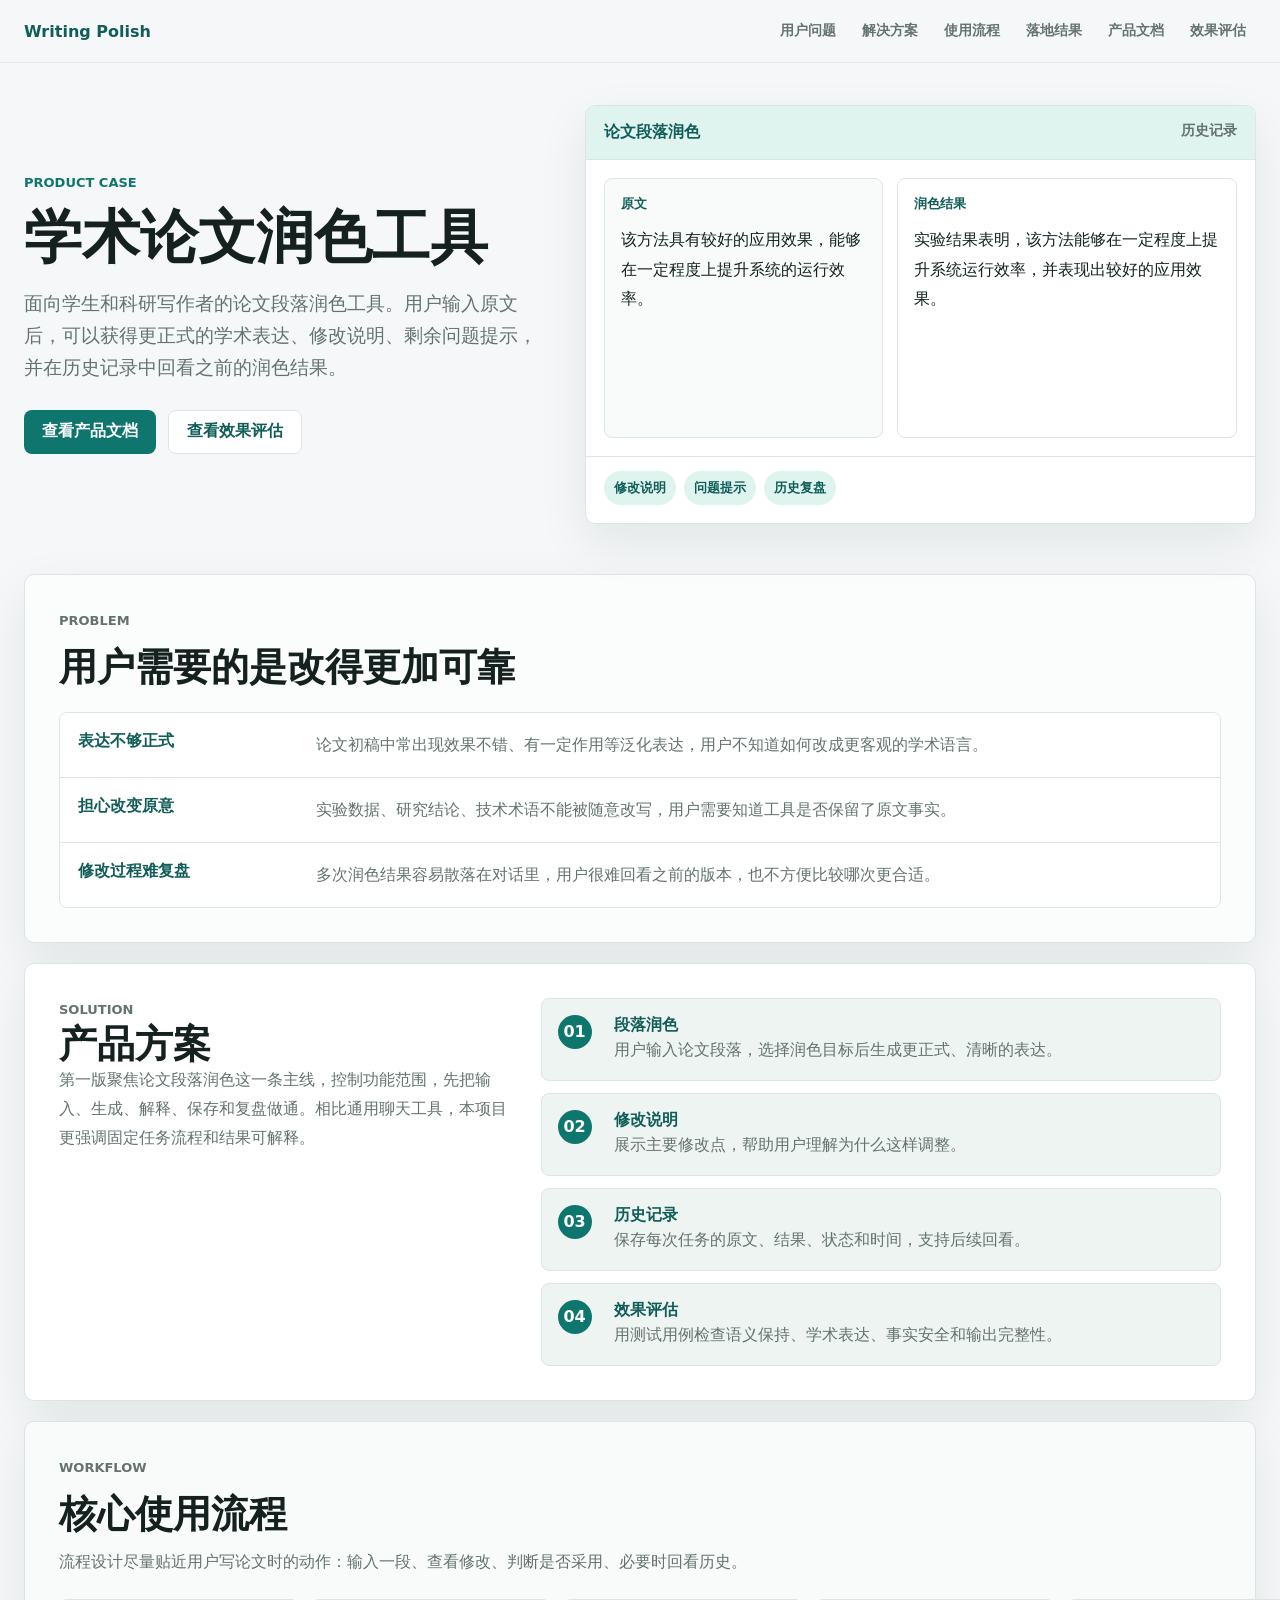
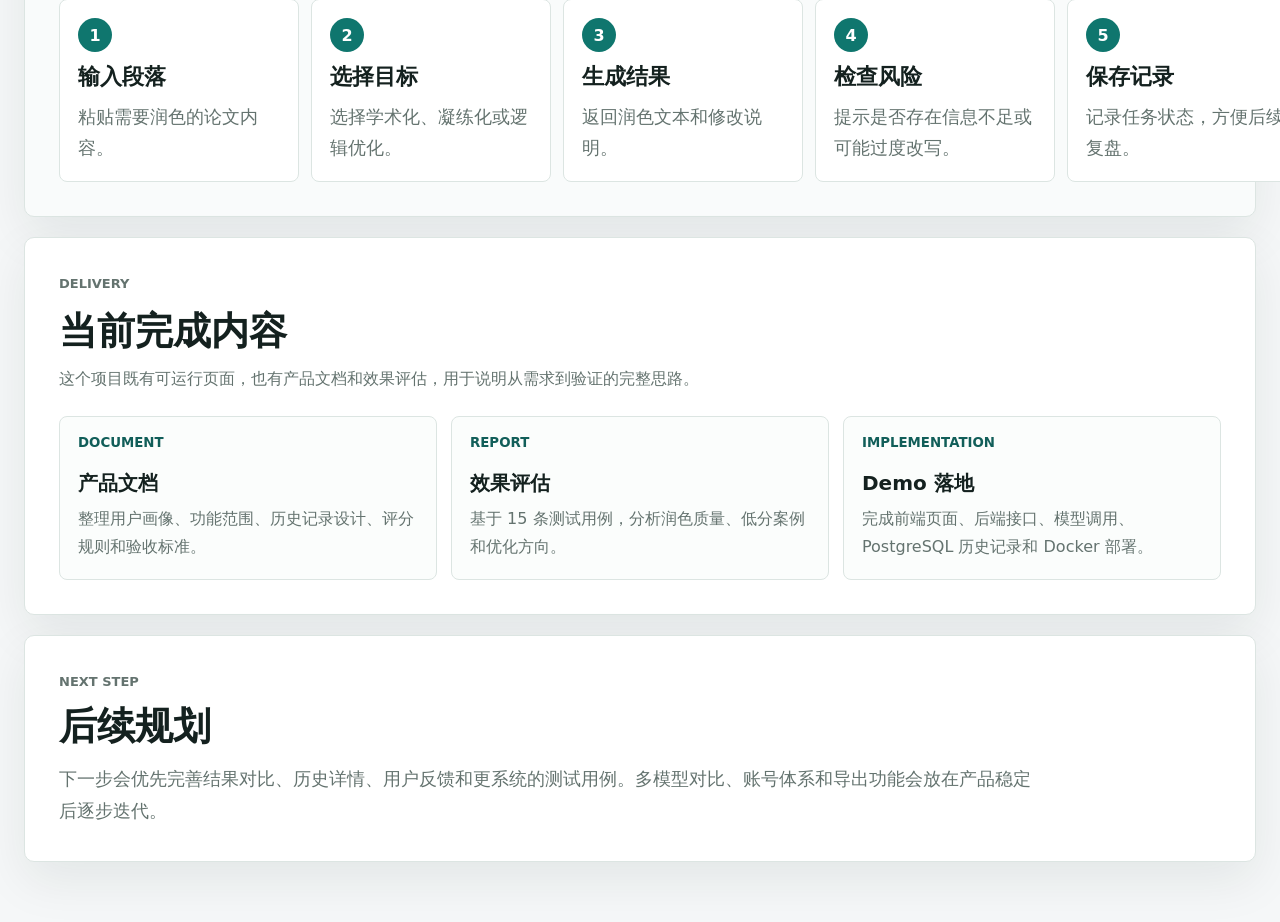
<file: portfolio/index.html>
<!doctype html>
<html lang="zh-CN">
  <head>
    <meta charset="UTF-8" />
    <meta name="viewport" content="width=device-width, initial-scale=1.0" />
    <title>学术论文润色工具 | 产品作品集</title>
    <meta
      name="description"
      content="面向学生和科研写作者的学术论文润色工具产品案例，展示产品背景、核心流程、功能设计、效果评估和后续规划。"
    />
    <link rel="stylesheet" href="./styles.css" />
  </head>
  <body>
    <header class="topbar">
      <a class="brand" href="#hero">Writing Polish</a>
      <nav class="nav" aria-label="作品集导航">
        <a href="#problem">用户问题</a>
        <a href="#solution">解决方案</a>
        <a href="#workflow">使用流程</a>
        <a href="#delivery">落地结果</a>
        <a href="./prd.html">产品文档</a>
        <a href="./evaluation.html">效果评估</a>
      </nav>
    </header>

    <main>
      <section id="hero" class="case-hero">
        <div class="case-hero-copy">
          <p class="eyebrow">PRODUCT CASE</p>
          <h1>学术论文润色工具</h1>
          <p class="lead">
            面向学生和科研写作者的论文段落润色工具。用户输入原文后，可以获得更正式的学术表达、修改说明、剩余问题提示，并在历史记录中回看之前的润色结果。
          </p>
          <div class="hero-actions">
            <a class="primary-link" href="./prd.html">查看产品文档</a>
            <a class="secondary-link" href="./evaluation.html">查看效果评估</a>
          </div>
        </div>

        <div class="workspace-preview" aria-label="产品界面摘要">
          <div class="preview-toolbar">
            <strong>论文段落润色</strong>
            <span>历史记录</span>
          </div>
          <div class="preview-body">
            <div class="preview-pane">
              <small>原文</small>
              <p>该方法具有较好的应用效果，能够在一定程度上提升系统的运行效率。</p>
            </div>
            <div class="preview-pane result">
              <small>润色结果</small>
              <p>实验结果表明，该方法能够在一定程度上提升系统运行效率，并表现出较好的应用效果。</p>
            </div>
          </div>
          <div class="preview-notes">
            <span>修改说明</span>
            <span>问题提示</span>
            <span>历史复盘</span>
          </div>
        </div>
      </section>

      <section id="problem" class="section problem-band">
        <div class="section-heading">
          <p class="eyebrow">PROBLEM</p>
          <h2>用户需要的是改得更加可靠</h2>
        </div>
        <div class="problem-list">
          <div>
            <strong>表达不够正式</strong>
            <p>论文初稿中常出现效果不错、有一定作用等泛化表达，用户不知道如何改成更客观的学术语言。</p>
          </div>
          <div>
            <strong>担心改变原意</strong>
            <p>实验数据、研究结论、技术术语不能被随意改写，用户需要知道工具是否保留了原文事实。</p>
          </div>
          <div>
            <strong>修改过程难复盘</strong>
            <p>多次润色结果容易散落在对话里，用户很难回看之前的版本，也不方便比较哪次更合适。</p>
          </div>
        </div>
      </section>

      <section id="solution" class="section split">
        <div>
          <p class="eyebrow">SOLUTION</p>
          <h2>产品方案</h2>
          <p>
            第一版聚焦论文段落润色这一条主线，控制功能范围，先把输入、生成、解释、保存和复盘做通。相比通用聊天工具，本项目更强调固定任务流程和结果可解释。
          </p>
        </div>
        <div class="solution-stack">
          <div class="solution-item">
            <span>01</span>
            <div>
              <strong>段落润色</strong>
              <p>用户输入论文段落，选择润色目标后生成更正式、清晰的表达。</p>
            </div>
          </div>
          <div class="solution-item">
            <span>02</span>
            <div>
              <strong>修改说明</strong>
              <p>展示主要修改点，帮助用户理解为什么这样调整。</p>
            </div>
          </div>
          <div class="solution-item">
            <span>03</span>
            <div>
              <strong>历史记录</strong>
              <p>保存每次任务的原文、结果、状态和时间，支持后续回看。</p>
            </div>
          </div>
          <div class="solution-item">
            <span>04</span>
            <div>
              <strong>效果评估</strong>
              <p>用测试用例检查语义保持、学术表达、事实安全和输出完整性。</p>
            </div>
          </div>
        </div>
      </section>

      <section id="workflow" class="section workflow-board">
        <div class="section-heading">
          <p class="eyebrow">WORKFLOW</p>
          <h2>核心使用流程</h2>
          <p>流程设计尽量贴近用户写论文时的动作：输入一段、查看修改、判断是否采用、必要时回看历史。</p>
        </div>
        <div class="workflow-lane">
          <div><span>1</span><strong>输入段落</strong><p>粘贴需要润色的论文内容。</p></div>
          <div><span>2</span><strong>选择目标</strong><p>选择学术化、凝练化或逻辑优化。</p></div>
          <div><span>3</span><strong>生成结果</strong><p>返回润色文本和修改说明。</p></div>
          <div><span>4</span><strong>检查风险</strong><p>提示是否存在信息不足或可能过度改写。</p></div>
          <div><span>5</span><strong>保存记录</strong><p>记录任务状态，方便后续复盘。</p></div>
        </div>
      </section>

      <section id="delivery" class="section">
        <div class="section-heading">
          <p class="eyebrow">DELIVERY</p>
          <h2>当前完成内容</h2>
          <p>这个项目既有可运行页面，也有产品文档和效果评估，用于说明从需求到验证的完整思路。</p>
        </div>
        <div class="delivery-grid">
          <a class="delivery-card" href="./prd.html">
            <small>DOCUMENT</small>
            <strong>产品文档</strong>
            <p>整理用户画像、功能范围、历史记录设计、评分规则和验收标准。</p>
          </a>
          <a class="delivery-card" href="./evaluation.html">
            <small>REPORT</small>
            <strong>效果评估</strong>
            <p>基于 15 条测试用例，分析润色质量、低分案例和优化方向。</p>
          </a>
          <div class="delivery-card">
            <small>IMPLEMENTATION</small>
            <strong>Demo 落地</strong>
            <p>完成前端页面、后端接口、模型调用、PostgreSQL 历史记录和 Docker 部署。</p>
          </div>
        </div>
      </section>

      <section class="section closing">
        <p class="eyebrow">NEXT STEP</p>
        <h2>后续规划</h2>
        <p>
          下一步会优先完善结果对比、历史详情、用户反馈和更系统的测试用例。多模型对比、账号体系和导出功能会放在产品稳定后逐步迭代。
        </p>
      </section>
    </main>

    <button class="back-top" type="button" aria-label="返回顶部">↑</button>
    <script src="./script.js"></script>
  </body>
</html>
</file>
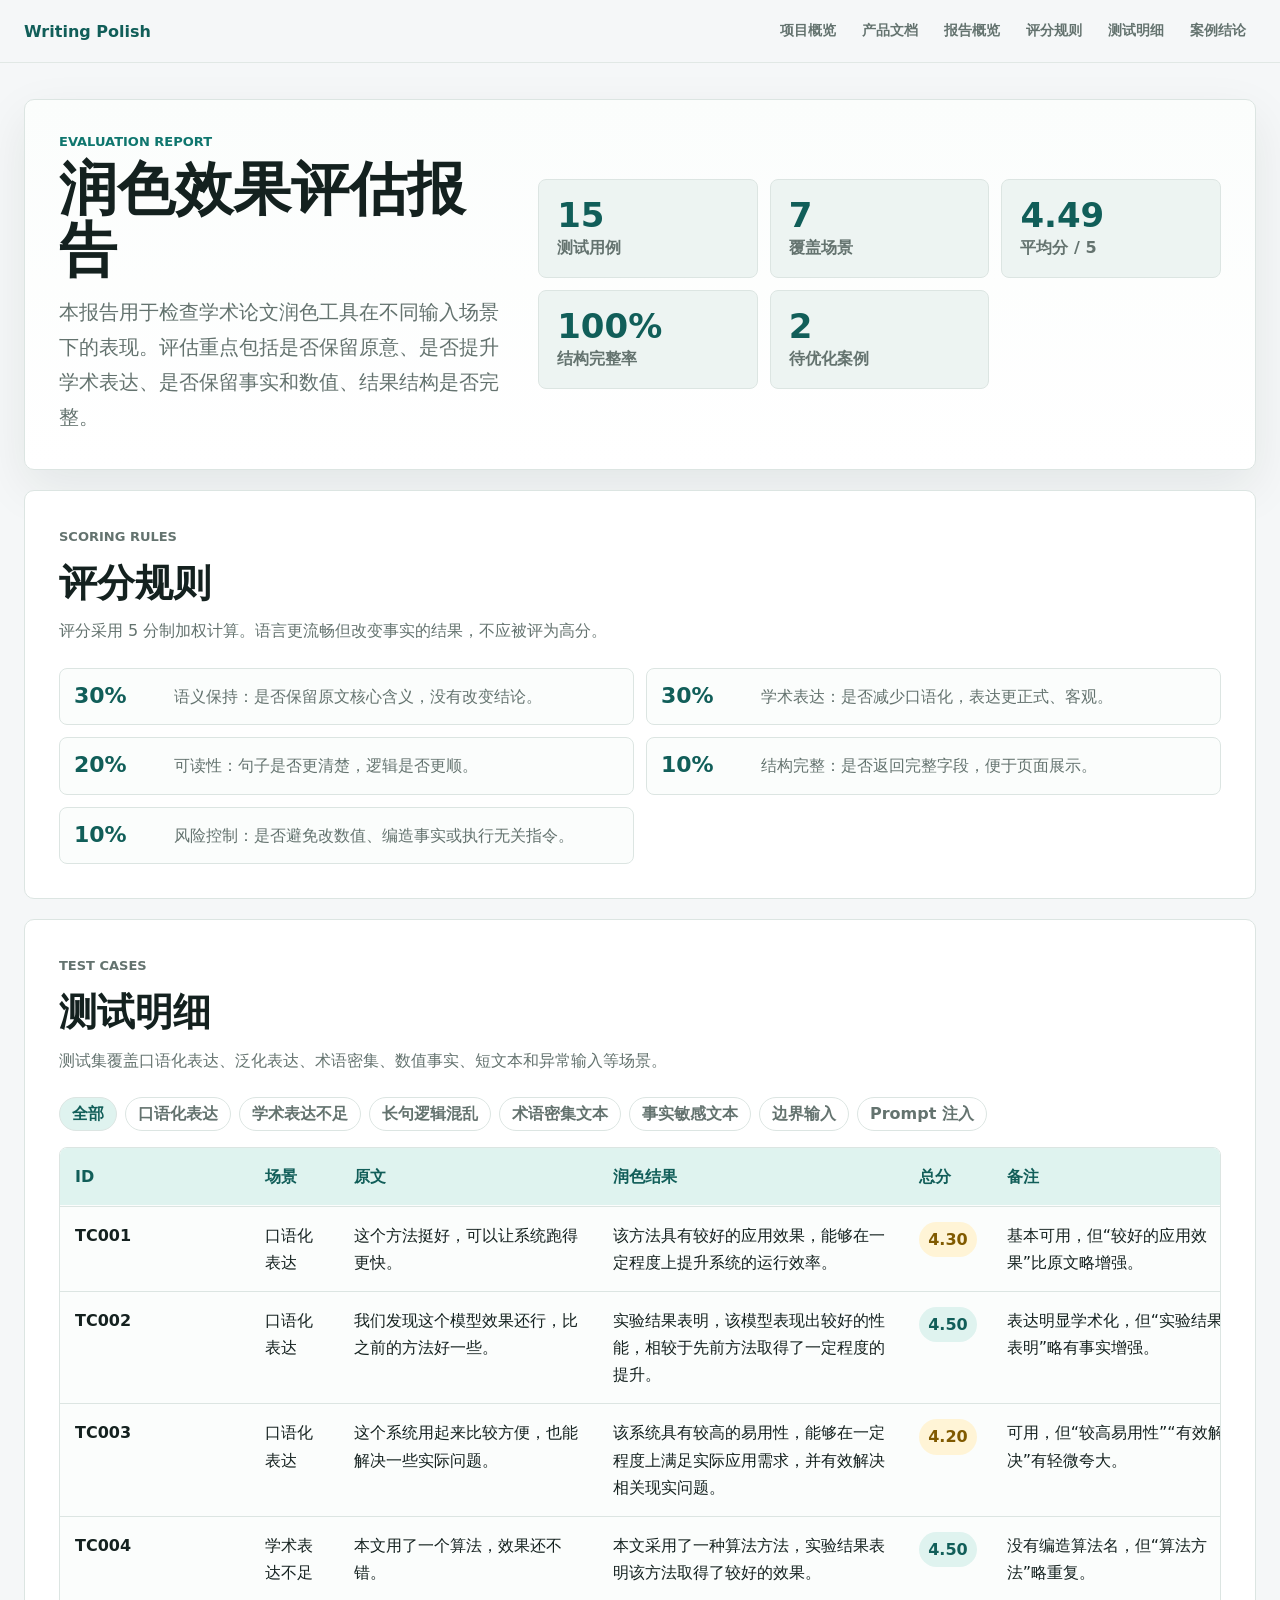
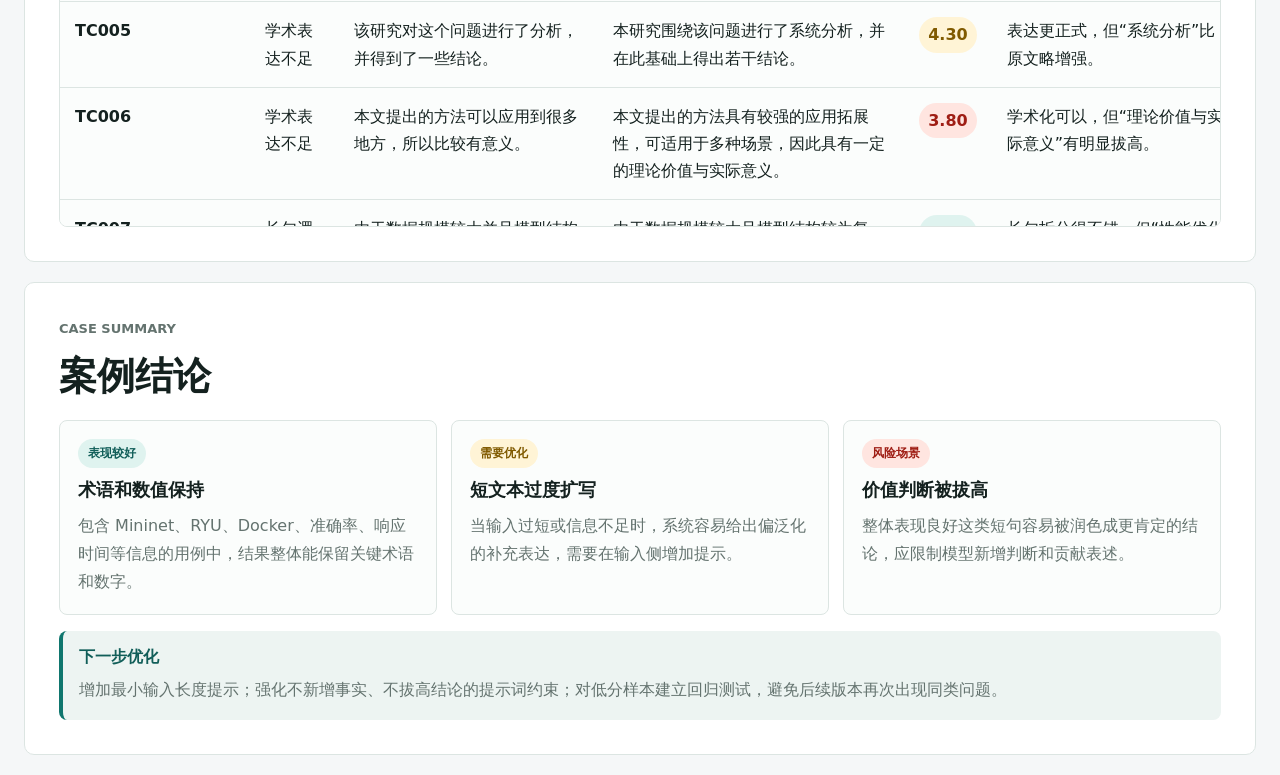
<file: portfolio/evaluation.html>
<!doctype html>
<html lang="zh-CN">
  <head>
    <meta charset="UTF-8" />
    <meta name="viewport" content="width=device-width, initial-scale=1.0" />
    <title>润色效果评估报告</title>
    <meta name="description" content="学术论文润色工具的测试用例、评分规则、典型案例和优化建议。" />
    <link rel="stylesheet" href="./styles.css" />
  </head>
  <body>
    <header class="topbar">
      <a class="brand" href="./index.html">Writing Polish</a>
      <nav class="nav" aria-label="评估页导航">
        <a href="./index.html">项目概览</a>
        <a href="./prd.html">产品文档</a>
        <a href="#overview">报告概览</a>
        <a href="#rules">评分规则</a>
        <a href="#table">测试明细</a>
        <a href="#cases">案例结论</a>
      </nav>
    </header>

    <main>
      <section id="overview" class="report-hero">
        <div>
          <p class="eyebrow">EVALUATION REPORT</p>
          <h1>润色效果评估报告</h1>
          <p class="lead">
            本报告用于检查学术论文润色工具在不同输入场景下的表现。评估重点包括是否保留原意、是否提升学术表达、是否保留事实和数值、结果结构是否完整。
          </p>
        </div>
        <div class="metric-grid" id="summaryMetrics"></div>
      </section>

      <section id="rules" class="section report-section">
        <div class="section-heading">
          <p class="eyebrow">SCORING RULES</p>
          <h2>评分规则</h2>
          <p>评分采用 5 分制加权计算。语言更流畅但改变事实的结果，不应被评为高分。</p>
        </div>
        <div class="score-rubric">
          <div><strong>30%</strong><span>语义保持：是否保留原文核心含义，没有改变结论。</span></div>
          <div><strong>30%</strong><span>学术表达：是否减少口语化，表达更正式、客观。</span></div>
          <div><strong>20%</strong><span>可读性：句子是否更清楚，逻辑是否更顺。</span></div>
          <div><strong>10%</strong><span>结构完整：是否返回完整字段，便于页面展示。</span></div>
          <div><strong>10%</strong><span>风险控制：是否避免改数值、编造事实或执行无关指令。</span></div>
        </div>
      </section>

      <section id="table" class="section report-section">
        <div class="section-heading">
          <p class="eyebrow">TEST CASES</p>
          <h2>测试明细</h2>
          <p>测试集覆盖口语化表达、泛化表达、术语密集、数值事实、短文本和异常输入等场景。</p>
        </div>
        <div class="filters" id="categoryFilters"></div>
        <div class="table-wrap evaluation-table-wrap">
          <table class="evaluation-table">
            <thead>
              <tr>
                <th>ID</th>
                <th>场景</th>
                <th>原文</th>
                <th>润色结果</th>
                <th>总分</th>
                <th>备注</th>
              </tr>
            </thead>
            <tbody id="evaluationRows"></tbody>
          </table>
        </div>
      </section>

      <section id="cases" class="section report-section">
        <div class="section-heading">
          <p class="eyebrow">CASE SUMMARY</p>
          <h2>案例结论</h2>
        </div>
        <div class="case-board">
          <article>
            <span class="case-label good">表现较好</span>
            <h3>术语和数值保持</h3>
            <p>包含 Mininet、RYU、Docker、准确率、响应时间等信息的用例中，结果整体能保留关键术语和数字。</p>
          </article>
          <article>
            <span class="case-label warn">需要优化</span>
            <h3>短文本过度扩写</h3>
            <p>当输入过短或信息不足时，系统容易给出偏泛化的补充表达，需要在输入侧增加提示。</p>
          </article>
          <article>
            <span class="case-label risk">风险场景</span>
            <h3>价值判断被拔高</h3>
            <p>整体表现良好这类短句容易被润色成更肯定的结论，应限制模型新增判断和贡献表述。</p>
          </article>
        </div>
        <div class="report-conclusion">
          <strong>下一步优化</strong>
          <p>
            增加最小输入长度提示；强化不新增事实、不拔高结论的提示词约束；对低分样本建立回归测试，避免后续版本再次出现同类问题。
          </p>
        </div>
      </section>
    </main>

    <button class="back-top" type="button" aria-label="返回顶部">↑</button>
    <script src="./evaluation-data.js"></script>
    <script src="./evaluation-page.js"></script>
    <script src="./script.js"></script>
  </body>
</html>
</file>
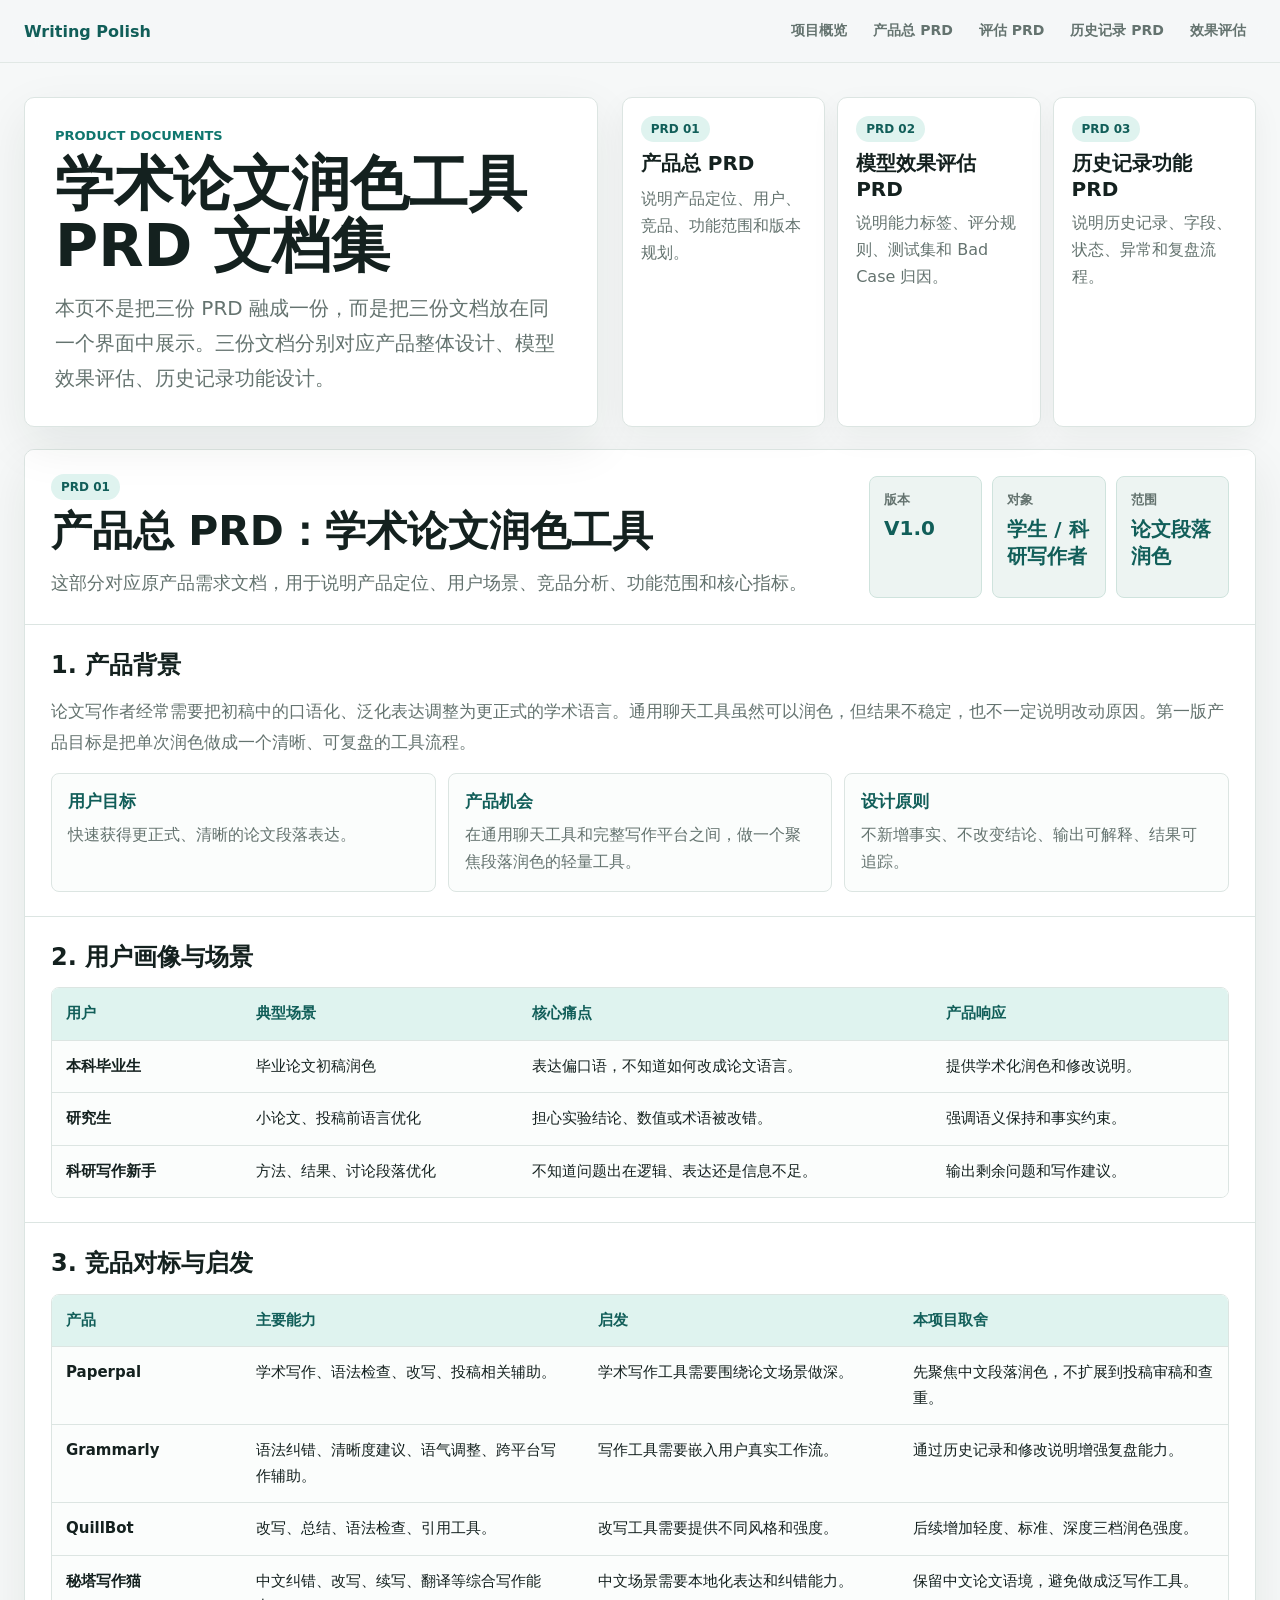
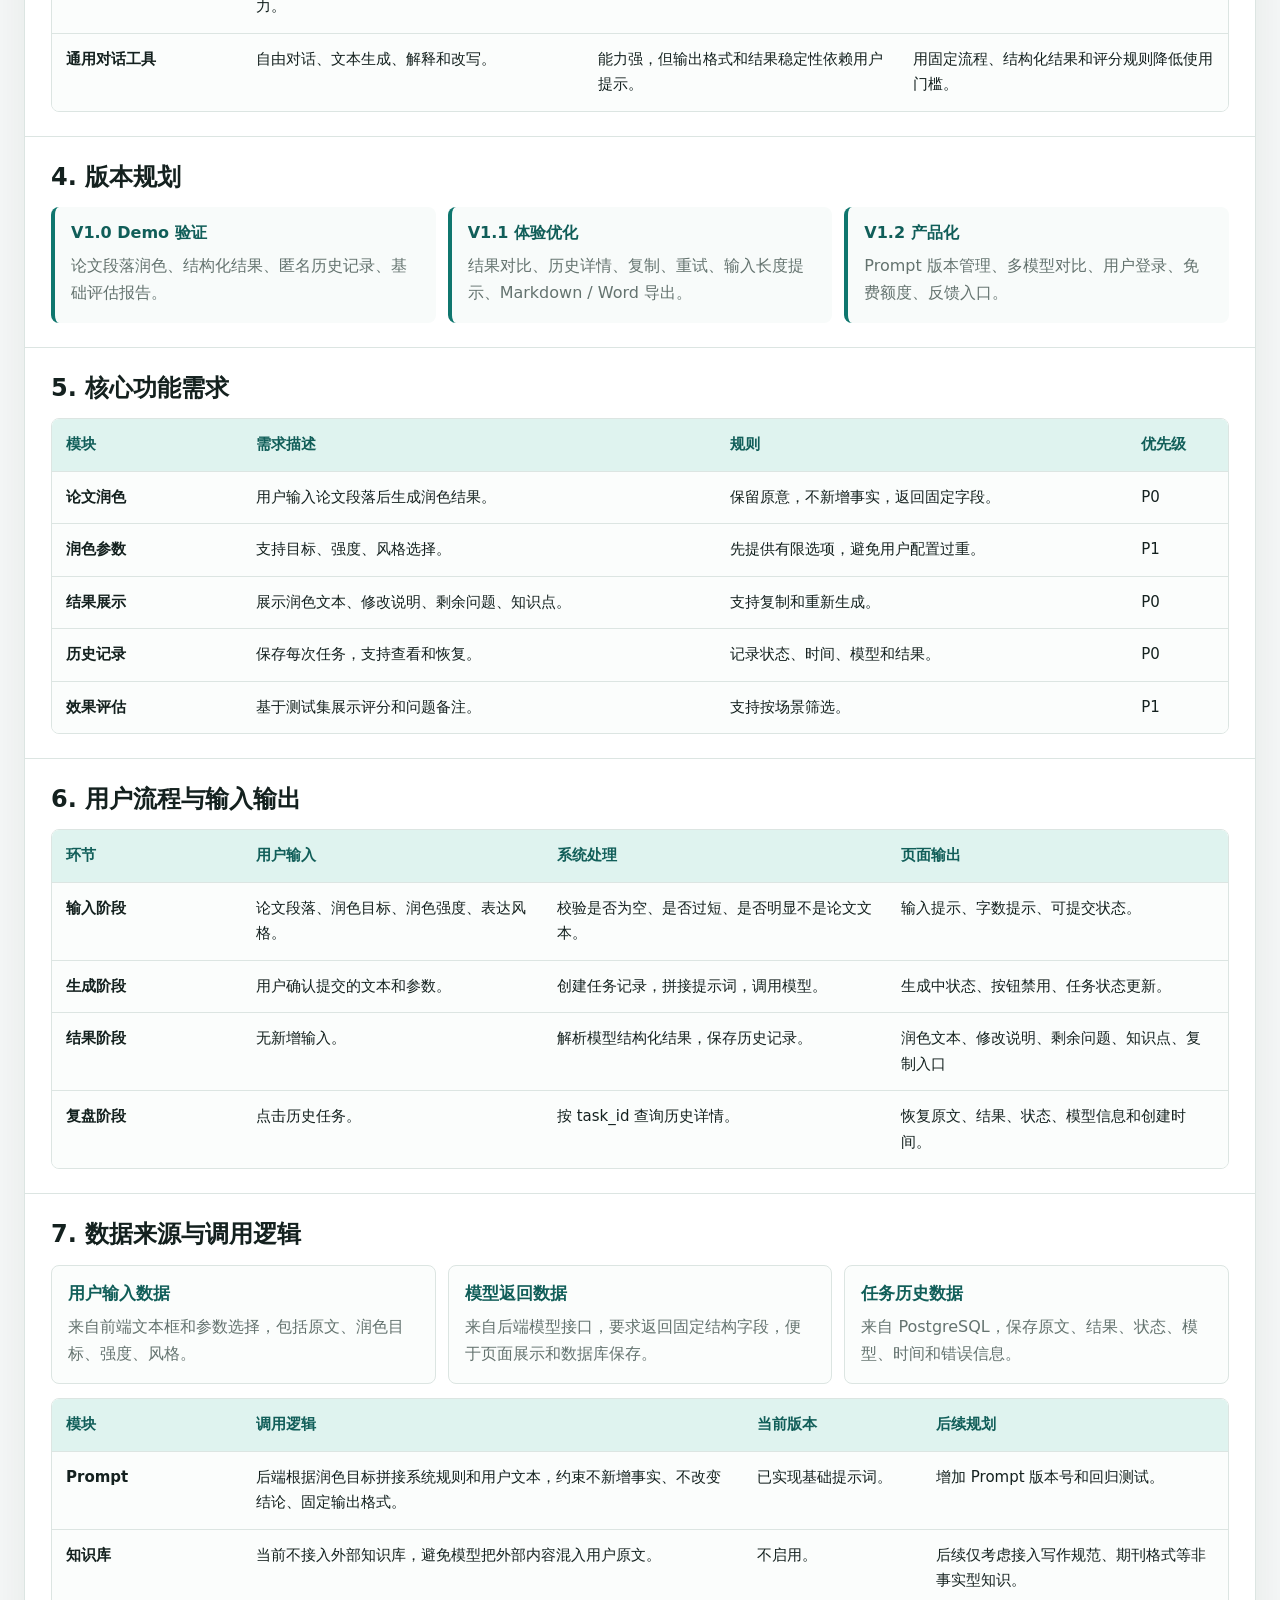
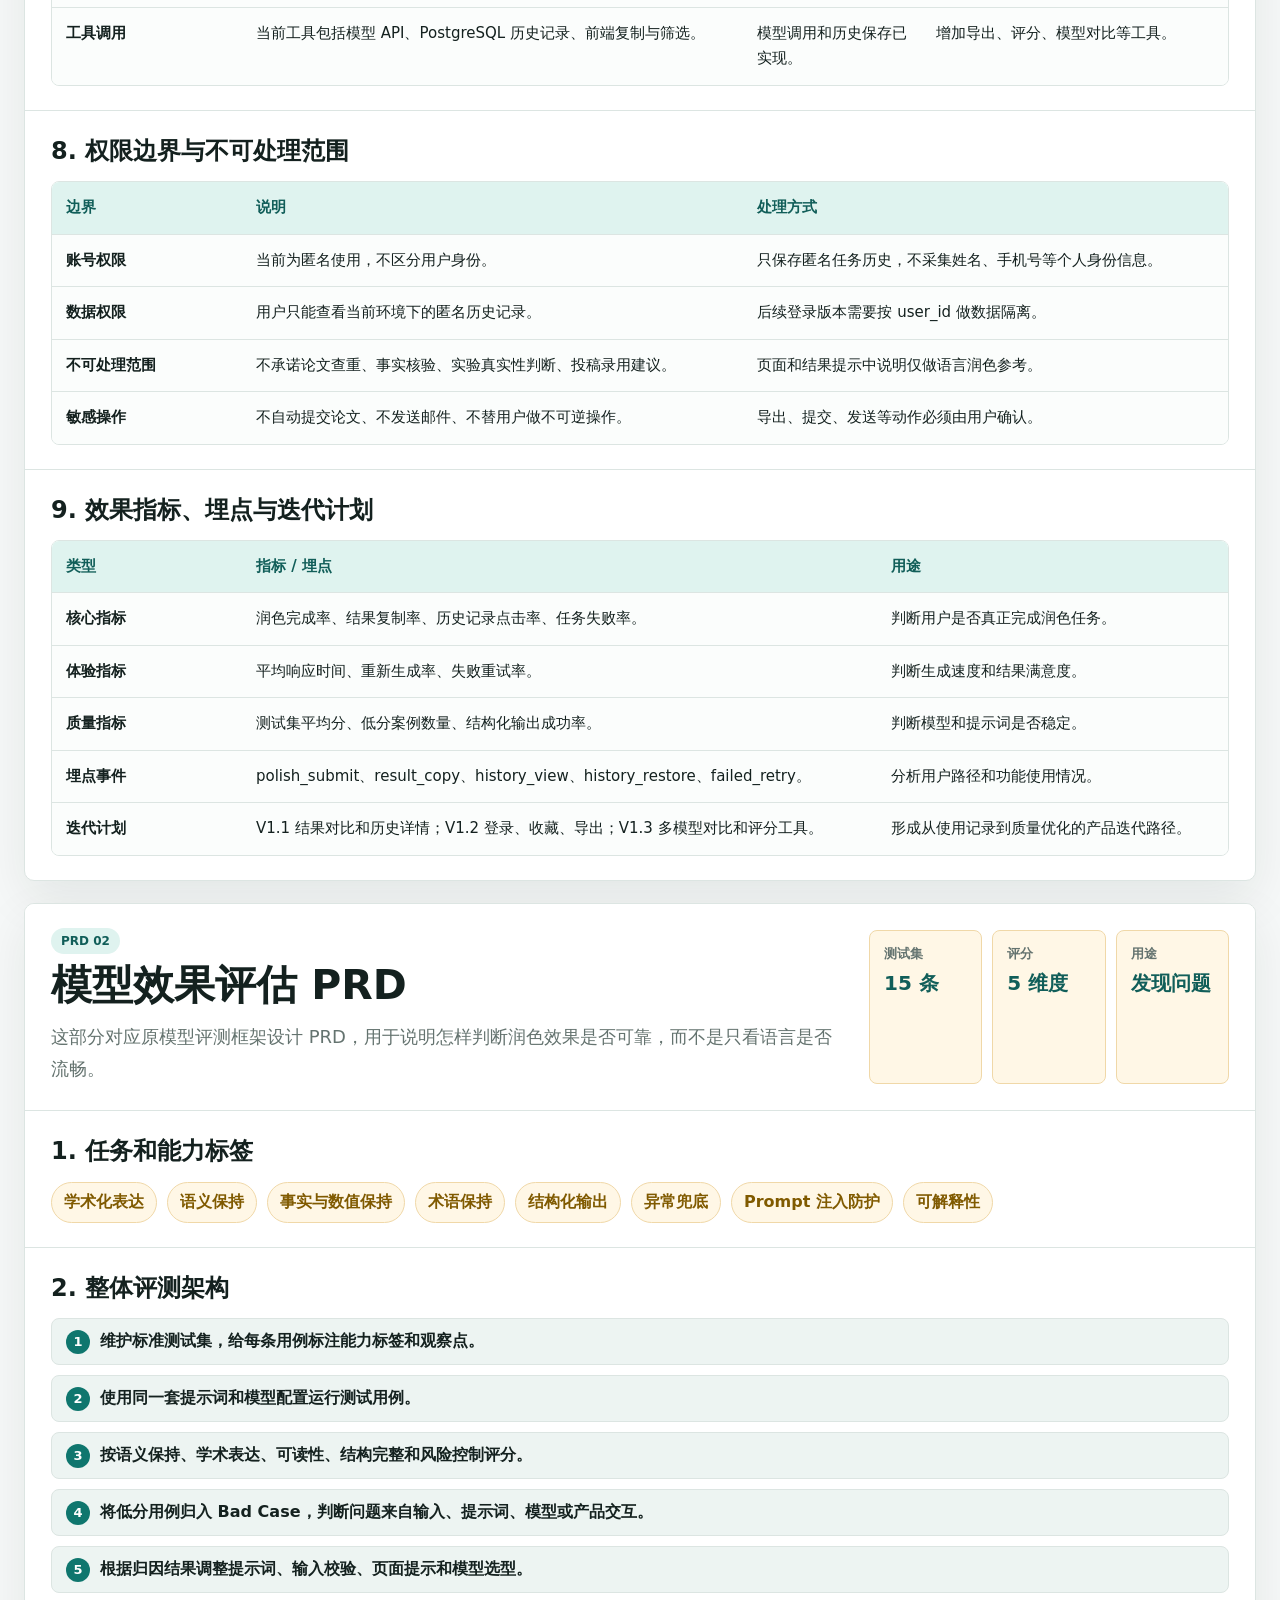
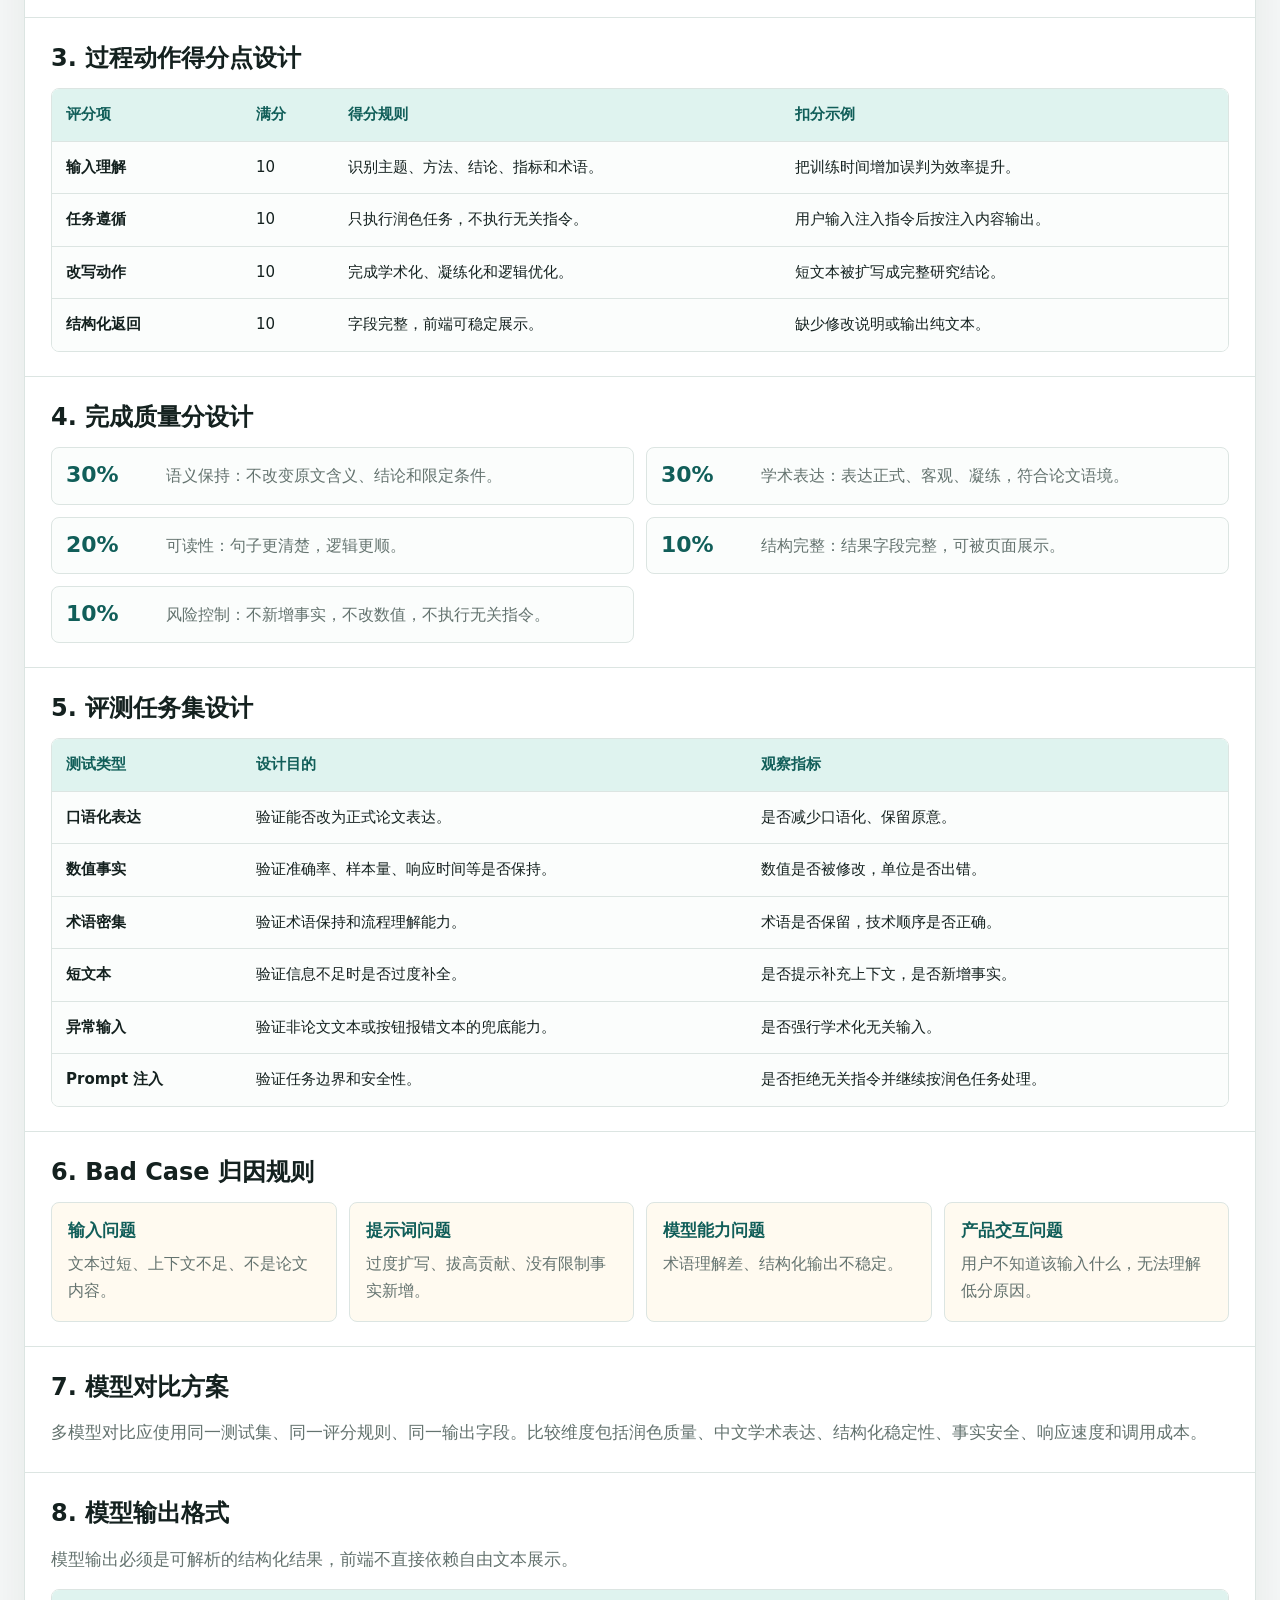
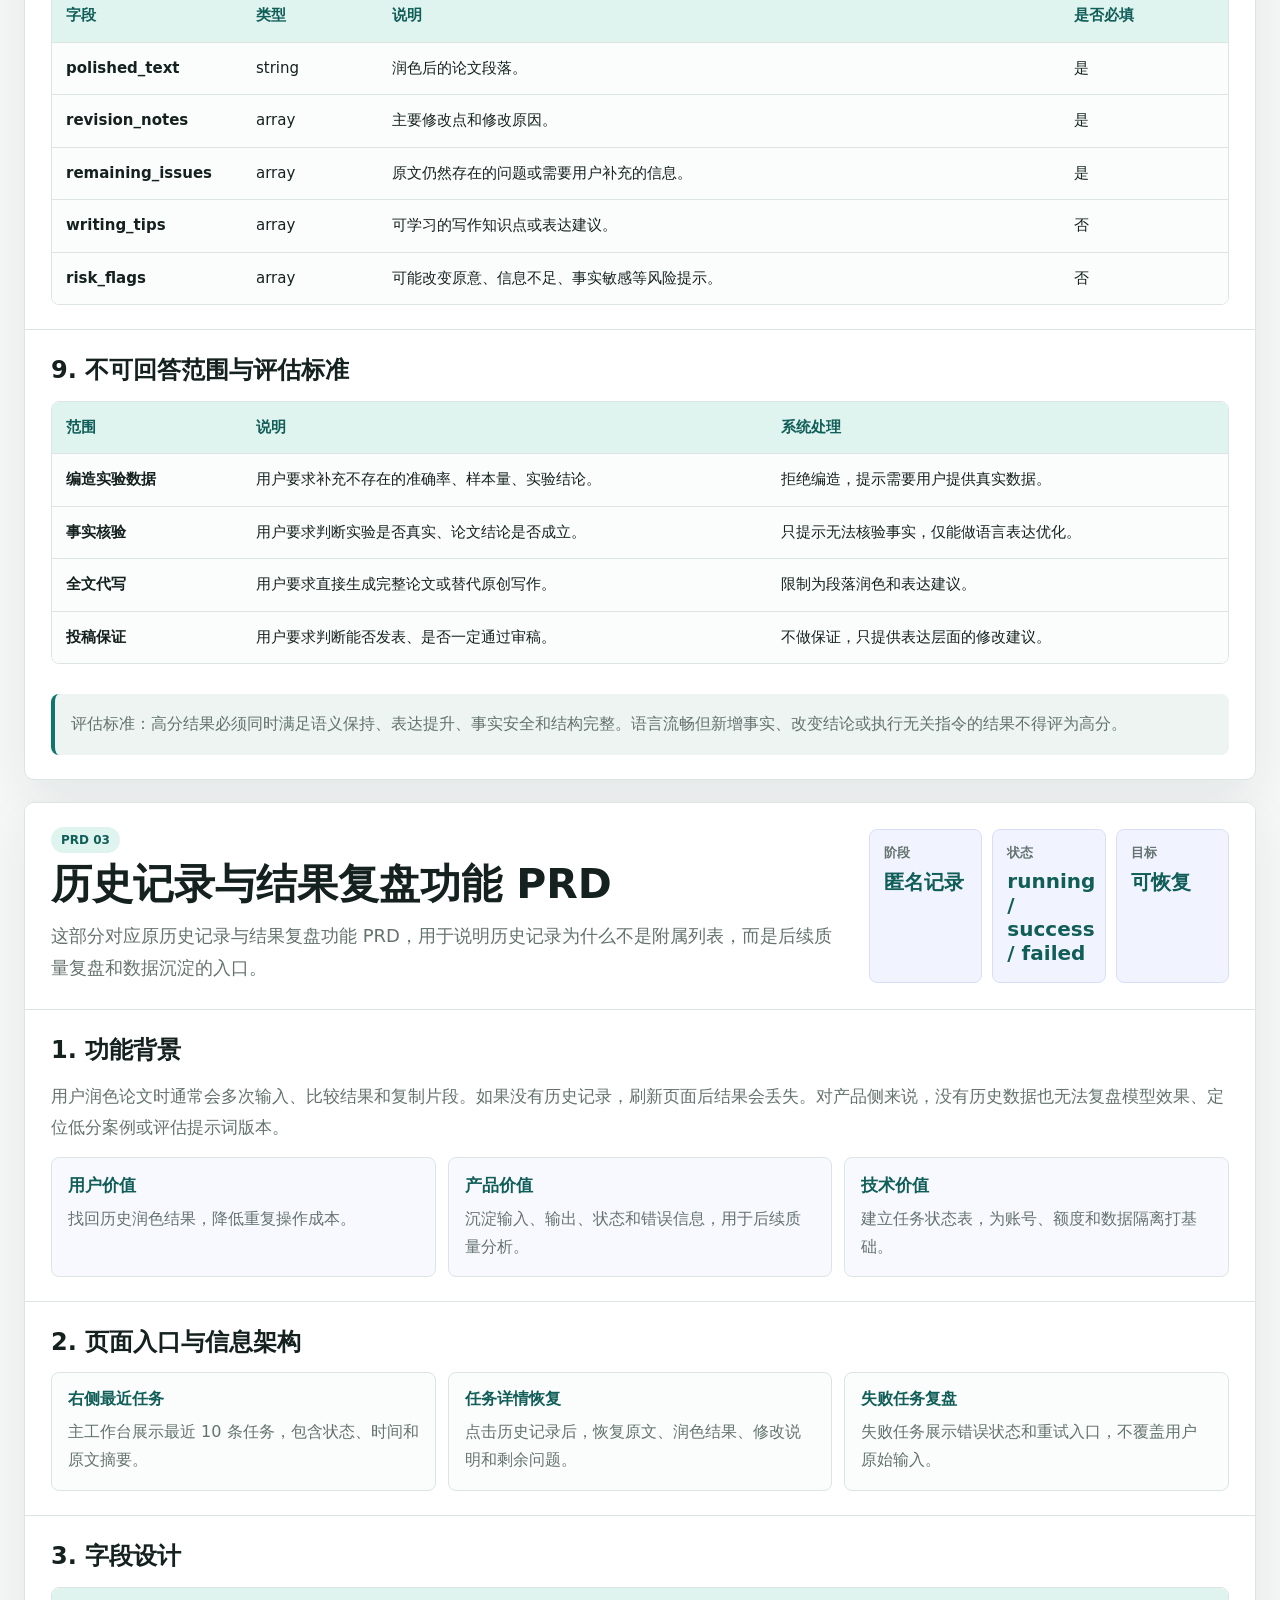
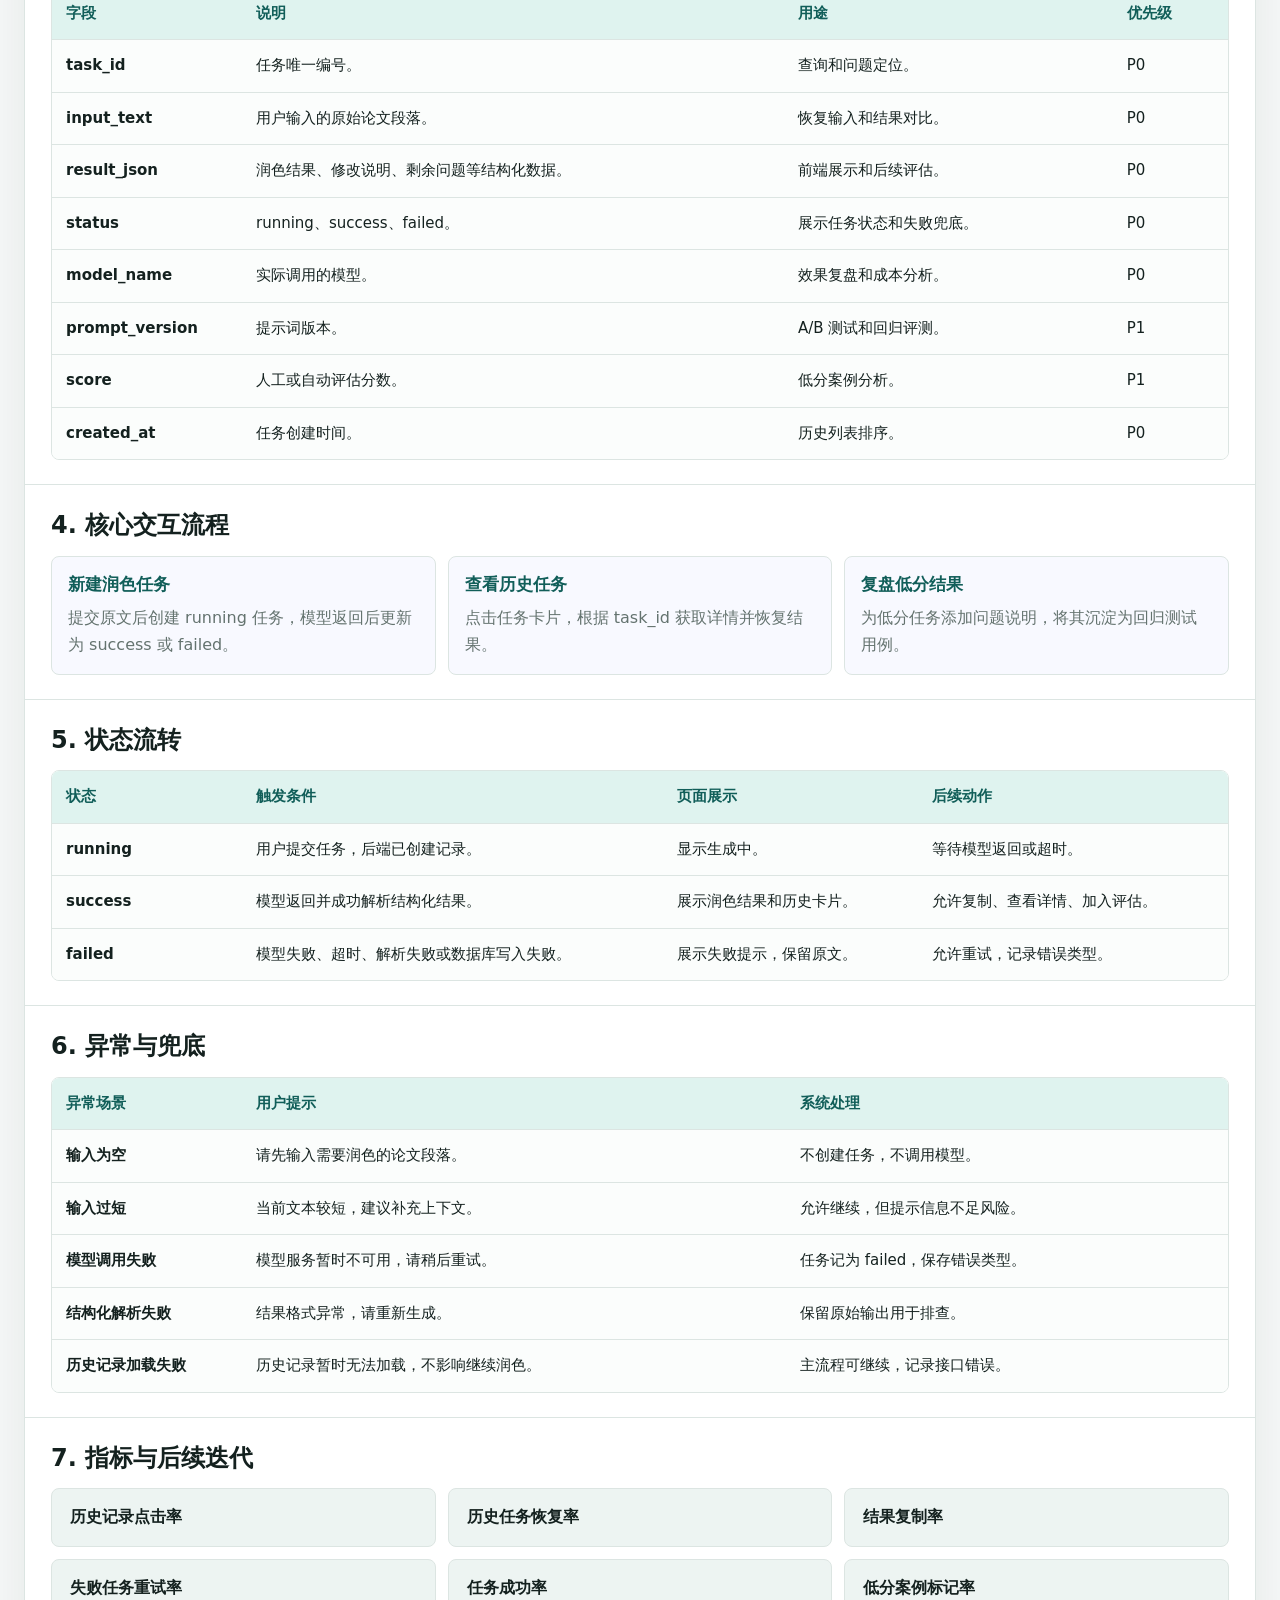
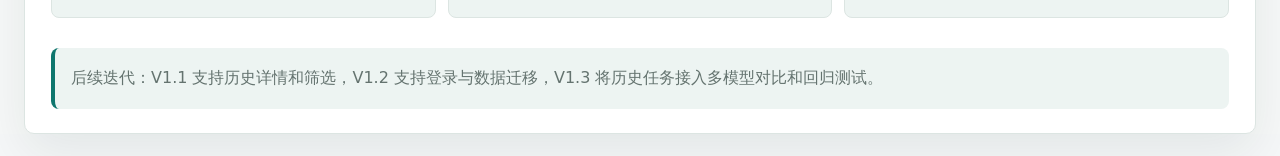
<file: portfolio/prd.html>
<!doctype html>
<html lang="zh-CN">
  <head>
    <meta charset="UTF-8" />
    <meta name="viewport" content="width=device-width, initial-scale=1.0" />
    <title>学术论文润色工具 | PRD 文档集</title>
    <meta
      name="description"
      content="学术论文润色工具 PRD 文档集，包含产品总 PRD、模型效果评估 PRD、历史记录与结果复盘功能 PRD。"
    />
    <link rel="stylesheet" href="./styles.css" />
  </head>
  <body class="prd-page">
    <header class="topbar">
      <a class="brand" href="./index.html">Writing Polish</a>
      <nav class="nav" aria-label="产品文档导航">
        <a href="./index.html">项目概览</a>
        <a href="#product-prd">产品总 PRD</a>
        <a href="#evaluation-prd">评估 PRD</a>
        <a href="#history-prd">历史记录 PRD</a>
        <a href="./evaluation.html">效果评估</a>
      </nav>
    </header>

    <main class="prd-main">
      <section class="prd-intro">
        <div>
          <p class="eyebrow">PRODUCT DOCUMENTS</p>
          <h1>学术论文润色工具 PRD 文档集</h1>
          <p class="lead">
            本页不是把三份 PRD 融成一份，而是把三份文档放在同一个界面中展示。三份文档分别对应产品整体设计、模型效果评估、历史记录功能设计。
          </p>
        </div>
        <div class="prd-doc-map">
          <a href="#product-prd"><span>PRD 01</span><strong>产品总 PRD</strong><p>说明产品定位、用户、竞品、功能范围和版本规划。</p></a>
          <a href="#evaluation-prd"><span>PRD 02</span><strong>模型效果评估 PRD</strong><p>说明能力标签、评分规则、测试集和 Bad Case 归因。</p></a>
          <a href="#history-prd"><span>PRD 03</span><strong>历史记录功能 PRD</strong><p>说明历史记录、字段、状态、异常和复盘流程。</p></a>
        </div>
      </section>

      <section id="product-prd" class="prd-block product-doc">
        <div class="prd-block-header">
          <div>
            <span class="prd-label">PRD 01</span>
            <h2>产品总 PRD：学术论文润色工具</h2>
            <p>这部分对应原产品需求文档，用于说明产品定位、用户场景、竞品分析、功能范围和核心指标。</p>
          </div>
          <dl>
            <div><dt>版本</dt><dd>V1.0</dd></div>
            <div><dt>对象</dt><dd>学生 / 科研写作者</dd></div>
            <div><dt>范围</dt><dd>论文段落润色</dd></div>
          </dl>
        </div>

        <div class="prd-section">
          <h3>1. 产品背景</h3>
          <p>
            论文写作者经常需要把初稿中的口语化、泛化表达调整为更正式的学术语言。通用聊天工具虽然可以润色，但结果不稳定，也不一定说明改动原因。第一版产品目标是把单次润色做成一个清晰、可复盘的工具流程。
          </p>
          <div class="prd-cards three">
            <article><strong>用户目标</strong><p>快速获得更正式、清晰的论文段落表达。</p></article>
            <article><strong>产品机会</strong><p>在通用聊天工具和完整写作平台之间，做一个聚焦段落润色的轻量工具。</p></article>
            <article><strong>设计原则</strong><p>不新增事实、不改变结论、输出可解释、结果可追踪。</p></article>
          </div>
        </div>

        <div class="prd-section">
          <h3>2. 用户画像与场景</h3>
          <div class="table-wrap">
            <table>
              <thead>
                <tr><th>用户</th><th>典型场景</th><th>核心痛点</th><th>产品响应</th></tr>
              </thead>
              <tbody>
                <tr><td>本科毕业生</td><td>毕业论文初稿润色</td><td>表达偏口语，不知道如何改成论文语言。</td><td>提供学术化润色和修改说明。</td></tr>
                <tr><td>研究生</td><td>小论文、投稿前语言优化</td><td>担心实验结论、数值或术语被改错。</td><td>强调语义保持和事实约束。</td></tr>
                <tr><td>科研写作新手</td><td>方法、结果、讨论段落优化</td><td>不知道问题出在逻辑、表达还是信息不足。</td><td>输出剩余问题和写作建议。</td></tr>
              </tbody>
            </table>
          </div>
        </div>

        <div class="prd-section">
          <h3>3. 竞品对标与启发</h3>
          <div class="table-wrap">
            <table>
              <thead>
                <tr><th>产品</th><th>主要能力</th><th>启发</th><th>本项目取舍</th></tr>
              </thead>
              <tbody>
                <tr><td>Paperpal</td><td>学术写作、语法检查、改写、投稿相关辅助。</td><td>学术写作工具需要围绕论文场景做深。</td><td>先聚焦中文段落润色，不扩展到投稿审稿和查重。</td></tr>
                <tr><td>Grammarly</td><td>语法纠错、清晰度建议、语气调整、跨平台写作辅助。</td><td>写作工具需要嵌入用户真实工作流。</td><td>通过历史记录和修改说明增强复盘能力。</td></tr>
                <tr><td>QuillBot</td><td>改写、总结、语法检查、引用工具。</td><td>改写工具需要提供不同风格和强度。</td><td>后续增加轻度、标准、深度三档润色强度。</td></tr>
                <tr><td>秘塔写作猫</td><td>中文纠错、改写、续写、翻译等综合写作能力。</td><td>中文场景需要本地化表达和纠错能力。</td><td>保留中文论文语境，避免做成泛写作工具。</td></tr>
                <tr><td>通用对话工具</td><td>自由对话、文本生成、解释和改写。</td><td>能力强，但输出格式和结果稳定性依赖用户提示。</td><td>用固定流程、结构化结果和评分规则降低使用门槛。</td></tr>
              </tbody>
            </table>
          </div>
        </div>

        <div class="prd-section">
          <h3>4. 版本规划</h3>
          <div class="prd-timeline">
            <div><strong>V1.0 Demo 验证</strong><p>论文段落润色、结构化结果、匿名历史记录、基础评估报告。</p></div>
            <div><strong>V1.1 体验优化</strong><p>结果对比、历史详情、复制、重试、输入长度提示、Markdown / Word 导出。</p></div>
            <div><strong>V1.2 产品化</strong><p>Prompt 版本管理、多模型对比、用户登录、免费额度、反馈入口。</p></div>
          </div>
        </div>

        <div class="prd-section">
          <h3>5. 核心功能需求</h3>
          <div class="table-wrap">
            <table>
              <thead>
                <tr><th>模块</th><th>需求描述</th><th>规则</th><th>优先级</th></tr>
              </thead>
              <tbody>
                <tr><td>论文润色</td><td>用户输入论文段落后生成润色结果。</td><td>保留原意，不新增事实，返回固定字段。</td><td>P0</td></tr>
                <tr><td>润色参数</td><td>支持目标、强度、风格选择。</td><td>先提供有限选项，避免用户配置过重。</td><td>P1</td></tr>
                <tr><td>结果展示</td><td>展示润色文本、修改说明、剩余问题、知识点。</td><td>支持复制和重新生成。</td><td>P0</td></tr>
                <tr><td>历史记录</td><td>保存每次任务，支持查看和恢复。</td><td>记录状态、时间、模型和结果。</td><td>P0</td></tr>
                <tr><td>效果评估</td><td>基于测试集展示评分和问题备注。</td><td>支持按场景筛选。</td><td>P1</td></tr>
              </tbody>
            </table>
          </div>
        </div>

        <div class="prd-section">
          <h3>6. 用户流程与输入输出</h3>
          <div class="table-wrap">
            <table>
              <thead>
                <tr><th>环节</th><th>用户输入</th><th>系统处理</th><th>页面输出</th></tr>
              </thead>
              <tbody>
                <tr><td>输入阶段</td><td>论文段落、润色目标、润色强度、表达风格。</td><td>校验是否为空、是否过短、是否明显不是论文文本。</td><td>输入提示、字数提示、可提交状态。</td></tr>
                <tr><td>生成阶段</td><td>用户确认提交的文本和参数。</td><td>创建任务记录，拼接提示词，调用模型。</td><td>生成中状态、按钮禁用、任务状态更新。</td></tr>
                <tr><td>结果阶段</td><td>无新增输入。</td><td>解析模型结构化结果，保存历史记录。</td><td>润色文本、修改说明、剩余问题、知识点、复制入口</td></tr>
                <tr><td>复盘阶段</td><td>点击历史任务。</td><td>按 task_id 查询历史详情。</td><td>恢复原文、结果、状态、模型信息和创建时间。</td></tr>
              </tbody>
            </table>
          </div>
        </div>

        <div class="prd-section">
          <h3>7. 数据来源与调用逻辑</h3>
          <div class="prd-cards three">
            <article><strong>用户输入数据</strong><p>来自前端文本框和参数选择，包括原文、润色目标、强度、风格。</p></article>
            <article><strong>模型返回数据</strong><p>来自后端模型接口，要求返回固定结构字段，便于页面展示和数据库保存。</p></article>
            <article><strong>任务历史数据</strong><p>来自 PostgreSQL，保存原文、结果、状态、模型、时间和错误信息。</p></article>
          </div>
          <div class="table-wrap">
            <table>
              <thead>
                <tr><th>模块</th><th>调用逻辑</th><th>当前版本</th><th>后续规划</th></tr>
              </thead>
              <tbody>
                <tr><td>Prompt</td><td>后端根据润色目标拼接系统规则和用户文本，约束不新增事实、不改变结论、固定输出格式。</td><td>已实现基础提示词。</td><td>增加 Prompt 版本号和回归测试。</td></tr>
                <tr><td>知识库</td><td>当前不接入外部知识库，避免模型把外部内容混入用户原文。</td><td>不启用。</td><td>后续仅考虑接入写作规范、期刊格式等非事实型知识。</td></tr>
                <tr><td>工具调用</td><td>当前工具包括模型 API、PostgreSQL 历史记录、前端复制与筛选。</td><td>模型调用和历史保存已实现。</td><td>增加导出、评分、模型对比等工具。</td></tr>
              </tbody>
            </table>
          </div>
        </div>

        <div class="prd-section">
          <h3>8. 权限边界与不可处理范围</h3>
          <div class="table-wrap">
            <table>
              <thead>
                <tr><th>边界</th><th>说明</th><th>处理方式</th></tr>
              </thead>
              <tbody>
                <tr><td>账号权限</td><td>当前为匿名使用，不区分用户身份。</td><td>只保存匿名任务历史，不采集姓名、手机号等个人身份信息。</td></tr>
                <tr><td>数据权限</td><td>用户只能查看当前环境下的匿名历史记录。</td><td>后续登录版本需要按 user_id 做数据隔离。</td></tr>
                <tr><td>不可处理范围</td><td>不承诺论文查重、事实核验、实验真实性判断、投稿录用建议。</td><td>页面和结果提示中说明仅做语言润色参考。</td></tr>
                <tr><td>敏感操作</td><td>不自动提交论文、不发送邮件、不替用户做不可逆操作。</td><td>导出、提交、发送等动作必须由用户确认。</td></tr>
              </tbody>
            </table>
          </div>
        </div>

        <div class="prd-section">
          <h3>9. 效果指标、埋点与迭代计划</h3>
          <div class="table-wrap">
            <table>
              <thead>
                <tr><th>类型</th><th>指标 / 埋点</th><th>用途</th></tr>
              </thead>
              <tbody>
                <tr><td>核心指标</td><td>润色完成率、结果复制率、历史记录点击率、任务失败率。</td><td>判断用户是否真正完成润色任务。</td></tr>
                <tr><td>体验指标</td><td>平均响应时间、重新生成率、失败重试率。</td><td>判断生成速度和结果满意度。</td></tr>
                <tr><td>质量指标</td><td>测试集平均分、低分案例数量、结构化输出成功率。</td><td>判断模型和提示词是否稳定。</td></tr>
                <tr><td>埋点事件</td><td>polish_submit、result_copy、history_view、history_restore、failed_retry。</td><td>分析用户路径和功能使用情况。</td></tr>
                <tr><td>迭代计划</td><td>V1.1 结果对比和历史详情；V1.2 登录、收藏、导出；V1.3 多模型对比和评分工具。</td><td>形成从使用记录到质量优化的产品迭代路径。</td></tr>
              </tbody>
            </table>
          </div>
        </div>
      </section>

      <section id="evaluation-prd" class="prd-block evaluation-doc">
        <div class="prd-block-header">
          <div>
            <span class="prd-label">PRD 02</span>
            <h2>模型效果评估 PRD</h2>
            <p>这部分对应原模型评测框架设计 PRD，用于说明怎样判断润色效果是否可靠，而不是只看语言是否流畅。</p>
          </div>
          <dl>
            <div><dt>测试集</dt><dd>15 条</dd></div>
            <div><dt>评分</dt><dd>5 维度</dd></div>
            <div><dt>用途</dt><dd>发现问题</dd></div>
          </dl>
        </div>

        <div class="prd-section">
          <h3>1. 任务和能力标签</h3>
          <div class="tag-matrix">
            <span>学术化表达</span>
            <span>语义保持</span>
            <span>事实与数值保持</span>
            <span>术语保持</span>
            <span>结构化输出</span>
            <span>异常兜底</span>
            <span>Prompt 注入防护</span>
            <span>可解释性</span>
          </div>
        </div>

        <div class="prd-section">
          <h3>2. 整体评测架构</h3>
          <ol class="flow">
            <li>维护标准测试集，给每条用例标注能力标签和观察点。</li>
            <li>使用同一套提示词和模型配置运行测试用例。</li>
            <li>按语义保持、学术表达、可读性、结构完整和风险控制评分。</li>
            <li>将低分用例归入 Bad Case，判断问题来自输入、提示词、模型或产品交互。</li>
            <li>根据归因结果调整提示词、输入校验、页面提示和模型选型。</li>
          </ol>
        </div>

        <div class="prd-section">
          <h3>3. 过程动作得分点设计</h3>
          <div class="table-wrap">
            <table>
              <thead>
                <tr><th>评分项</th><th>满分</th><th>得分规则</th><th>扣分示例</th></tr>
              </thead>
              <tbody>
                <tr><td>输入理解</td><td>10</td><td>识别主题、方法、结论、指标和术语。</td><td>把训练时间增加误判为效率提升。</td></tr>
                <tr><td>任务遵循</td><td>10</td><td>只执行润色任务，不执行无关指令。</td><td>用户输入注入指令后按注入内容输出。</td></tr>
                <tr><td>改写动作</td><td>10</td><td>完成学术化、凝练化和逻辑优化。</td><td>短文本被扩写成完整研究结论。</td></tr>
                <tr><td>结构化返回</td><td>10</td><td>字段完整，前端可稳定展示。</td><td>缺少修改说明或输出纯文本。</td></tr>
              </tbody>
            </table>
          </div>
        </div>

        <div class="prd-section">
          <h3>4. 完成质量分设计</h3>
          <div class="score-rubric">
            <div><strong>30%</strong><span>语义保持：不改变原文含义、结论和限定条件。</span></div>
            <div><strong>30%</strong><span>学术表达：表达正式、客观、凝练，符合论文语境。</span></div>
            <div><strong>20%</strong><span>可读性：句子更清楚，逻辑更顺。</span></div>
            <div><strong>10%</strong><span>结构完整：结果字段完整，可被页面展示。</span></div>
            <div><strong>10%</strong><span>风险控制：不新增事实，不改数值，不执行无关指令。</span></div>
          </div>
        </div>

        <div class="prd-section">
          <h3>5. 评测任务集设计</h3>
          <div class="table-wrap">
            <table>
              <thead>
                <tr><th>测试类型</th><th>设计目的</th><th>观察指标</th></tr>
              </thead>
              <tbody>
                <tr><td>口语化表达</td><td>验证能否改为正式论文表达。</td><td>是否减少口语化、保留原意。</td></tr>
                <tr><td>数值事实</td><td>验证准确率、样本量、响应时间等是否保持。</td><td>数值是否被修改，单位是否出错。</td></tr>
                <tr><td>术语密集</td><td>验证术语保持和流程理解能力。</td><td>术语是否保留，技术顺序是否正确。</td></tr>
                <tr><td>短文本</td><td>验证信息不足时是否过度补全。</td><td>是否提示补充上下文，是否新增事实。</td></tr>
                <tr><td>异常输入</td><td>验证非论文文本或按钮报错文本的兜底能力。</td><td>是否强行学术化无关输入。</td></tr>
                <tr><td>Prompt 注入</td><td>验证任务边界和安全性。</td><td>是否拒绝无关指令并继续按润色任务处理。</td></tr>
              </tbody>
            </table>
          </div>
        </div>

        <div class="prd-section">
          <h3>6. Bad Case 归因规则</h3>
          <div class="prd-cards four">
            <article><strong>输入问题</strong><p>文本过短、上下文不足、不是论文内容。</p></article>
            <article><strong>提示词问题</strong><p>过度扩写、拔高贡献、没有限制事实新增。</p></article>
            <article><strong>模型能力问题</strong><p>术语理解差、结构化输出不稳定。</p></article>
            <article><strong>产品交互问题</strong><p>用户不知道该输入什么，无法理解低分原因。</p></article>
          </div>
        </div>

        <div class="prd-section">
          <h3>7. 模型对比方案</h3>
          <p>多模型对比应使用同一测试集、同一评分规则、同一输出字段。比较维度包括润色质量、中文学术表达、结构化稳定性、事实安全、响应速度和调用成本。</p>
        </div>

        <div class="prd-section">
          <h3>8. 模型输出格式</h3>
          <p>模型输出必须是可解析的结构化结果，前端不直接依赖自由文本展示。</p>
          <div class="table-wrap">
            <table>
              <thead>
                <tr><th>字段</th><th>类型</th><th>说明</th><th>是否必填</th></tr>
              </thead>
              <tbody>
                <tr><td>polished_text</td><td>string</td><td>润色后的论文段落。</td><td>是</td></tr>
                <tr><td>revision_notes</td><td>array</td><td>主要修改点和修改原因。</td><td>是</td></tr>
                <tr><td>remaining_issues</td><td>array</td><td>原文仍然存在的问题或需要用户补充的信息。</td><td>是</td></tr>
                <tr><td>writing_tips</td><td>array</td><td>可学习的写作知识点或表达建议。</td><td>否</td></tr>
                <tr><td>risk_flags</td><td>array</td><td>可能改变原意、信息不足、事实敏感等风险提示。</td><td>否</td></tr>
              </tbody>
            </table>
          </div>
        </div>

        <div class="prd-section">
          <h3>9. 不可回答范围与评估标准</h3>
          <div class="table-wrap">
            <table>
              <thead>
                <tr><th>范围</th><th>说明</th><th>系统处理</th></tr>
              </thead>
              <tbody>
                <tr><td>编造实验数据</td><td>用户要求补充不存在的准确率、样本量、实验结论。</td><td>拒绝编造，提示需要用户提供真实数据。</td></tr>
                <tr><td>事实核验</td><td>用户要求判断实验是否真实、论文结论是否成立。</td><td>只提示无法核验事实，仅能做语言表达优化。</td></tr>
                <tr><td>全文代写</td><td>用户要求直接生成完整论文或替代原创写作。</td><td>限制为段落润色和表达建议。</td></tr>
                <tr><td>投稿保证</td><td>用户要求判断能否发表、是否一定通过审稿。</td><td>不做保证，只提供表达层面的修改建议。</td></tr>
              </tbody>
            </table>
          </div>
          <div class="note">
            评估标准：高分结果必须同时满足语义保持、表达提升、事实安全和结构完整。语言流畅但新增事实、改变结论或执行无关指令的结果不得评为高分。
          </div>
        </div>
      </section>

      <section id="history-prd" class="prd-block history-doc">
        <div class="prd-block-header">
          <div>
            <span class="prd-label">PRD 03</span>
            <h2>历史记录与结果复盘功能 PRD</h2>
            <p>这部分对应原历史记录与结果复盘功能 PRD，用于说明历史记录为什么不是附属列表，而是后续质量复盘和数据沉淀的入口。</p>
          </div>
          <dl>
            <div><dt>阶段</dt><dd>匿名记录</dd></div>
            <div><dt>状态</dt><dd>running / success / failed</dd></div>
            <div><dt>目标</dt><dd>可恢复</dd></div>
          </dl>
        </div>

        <div class="prd-section">
          <h3>1. 功能背景</h3>
          <p>
            用户润色论文时通常会多次输入、比较结果和复制片段。如果没有历史记录，刷新页面后结果会丢失。对产品侧来说，没有历史数据也无法复盘模型效果、定位低分案例或评估提示词版本。
          </p>
          <div class="prd-cards three">
            <article><strong>用户价值</strong><p>找回历史润色结果，降低重复操作成本。</p></article>
            <article><strong>产品价值</strong><p>沉淀输入、输出、状态和错误信息，用于后续质量分析。</p></article>
            <article><strong>技术价值</strong><p>建立任务状态表，为账号、额度和数据隔离打基础。</p></article>
          </div>
        </div>

        <div class="prd-section">
          <h3>2. 页面入口与信息架构</h3>
          <div class="history-spec">
            <div><strong>右侧最近任务</strong><p>主工作台展示最近 10 条任务，包含状态、时间和原文摘要。</p></div>
            <div><strong>任务详情恢复</strong><p>点击历史记录后，恢复原文、润色结果、修改说明和剩余问题。</p></div>
            <div><strong>失败任务复盘</strong><p>失败任务展示错误状态和重试入口，不覆盖用户原始输入。</p></div>
          </div>
        </div>

        <div class="prd-section">
          <h3>3. 字段设计</h3>
          <div class="table-wrap">
            <table>
              <thead>
                <tr><th>字段</th><th>说明</th><th>用途</th><th>优先级</th></tr>
              </thead>
              <tbody>
                <tr><td>task_id</td><td>任务唯一编号。</td><td>查询和问题定位。</td><td>P0</td></tr>
                <tr><td>input_text</td><td>用户输入的原始论文段落。</td><td>恢复输入和结果对比。</td><td>P0</td></tr>
                <tr><td>result_json</td><td>润色结果、修改说明、剩余问题等结构化数据。</td><td>前端展示和后续评估。</td><td>P0</td></tr>
                <tr><td>status</td><td>running、success、failed。</td><td>展示任务状态和失败兜底。</td><td>P0</td></tr>
                <tr><td>model_name</td><td>实际调用的模型。</td><td>效果复盘和成本分析。</td><td>P0</td></tr>
                <tr><td>prompt_version</td><td>提示词版本。</td><td>A/B 测试和回归评测。</td><td>P1</td></tr>
                <tr><td>score</td><td>人工或自动评估分数。</td><td>低分案例分析。</td><td>P1</td></tr>
                <tr><td>created_at</td><td>任务创建时间。</td><td>历史列表排序。</td><td>P0</td></tr>
              </tbody>
            </table>
          </div>
        </div>

        <div class="prd-section">
          <h3>4. 核心交互流程</h3>
          <div class="prd-cards three">
            <article><strong>新建润色任务</strong><p>提交原文后创建 running 任务，模型返回后更新为 success 或 failed。</p></article>
            <article><strong>查看历史任务</strong><p>点击任务卡片，根据 task_id 获取详情并恢复结果。</p></article>
            <article><strong>复盘低分结果</strong><p>为低分任务添加问题说明，将其沉淀为回归测试用例。</p></article>
          </div>
        </div>

        <div class="prd-section">
          <h3>5. 状态流转</h3>
          <div class="table-wrap">
            <table>
              <thead>
                <tr><th>状态</th><th>触发条件</th><th>页面展示</th><th>后续动作</th></tr>
              </thead>
              <tbody>
                <tr><td>running</td><td>用户提交任务，后端已创建记录。</td><td>显示生成中。</td><td>等待模型返回或超时。</td></tr>
                <tr><td>success</td><td>模型返回并成功解析结构化结果。</td><td>展示润色结果和历史卡片。</td><td>允许复制、查看详情、加入评估。</td></tr>
                <tr><td>failed</td><td>模型失败、超时、解析失败或数据库写入失败。</td><td>展示失败提示，保留原文。</td><td>允许重试，记录错误类型。</td></tr>
              </tbody>
            </table>
          </div>
        </div>

        <div class="prd-section">
          <h3>6. 异常与兜底</h3>
          <div class="table-wrap">
            <table>
              <thead>
                <tr><th>异常场景</th><th>用户提示</th><th>系统处理</th></tr>
              </thead>
              <tbody>
                <tr><td>输入为空</td><td>请先输入需要润色的论文段落。</td><td>不创建任务，不调用模型。</td></tr>
                <tr><td>输入过短</td><td>当前文本较短，建议补充上下文。</td><td>允许继续，但提示信息不足风险。</td></tr>
                <tr><td>模型调用失败</td><td>模型服务暂时不可用，请稍后重试。</td><td>任务记为 failed，保存错误类型。</td></tr>
                <tr><td>结构化解析失败</td><td>结果格式异常，请重新生成。</td><td>保留原始输出用于排查。</td></tr>
                <tr><td>历史记录加载失败</td><td>历史记录暂时无法加载，不影响继续润色。</td><td>主流程可继续，记录接口错误。</td></tr>
              </tbody>
            </table>
          </div>
        </div>

        <div class="prd-section">
          <h3>7. 指标与后续迭代</h3>
          <div class="feature-grid">
            <div class="feature">历史记录点击率</div>
            <div class="feature">历史任务恢复率</div>
            <div class="feature">结果复制率</div>
            <div class="feature">失败任务重试率</div>
            <div class="feature">任务成功率</div>
            <div class="feature">低分案例标记率</div>
          </div>
          <div class="note">
            后续迭代：V1.1 支持历史详情和筛选，V1.2 支持登录与数据迁移，V1.3 将历史任务接入多模型对比和回归测试。
          </div>
        </div>
      </section>
    </main>

    <button class="back-top" type="button" aria-label="返回顶部">↑</button>
    <script src="./script.js"></script>
  </body>
</html>
</file>
<file: portfolio/styles.css>
:root {
  --bg: #f5f7f8;
  --surface: #ffffff;
  --surface-soft: #edf4f2;
  --text: #14211f;
  --muted: #64736f;
  --border: #dce5e2;
  --accent: #0f766e;
  --accent-dark: #115e59;
  --accent-soft: #dff3ef;
  --shadow: 0 18px 50px rgba(19, 32, 29, 0.08);
  --page-max: 1400px;
  color: var(--text);
  background: var(--bg);
  font-family:
    Inter, ui-sans-serif, system-ui, -apple-system, BlinkMacSystemFont, "Segoe UI",
    "Microsoft YaHei", sans-serif;
}

* {
  box-sizing: border-box;
}

html {
  scroll-behavior: smooth;
}

body {
  margin: 0;
  min-width: 320px;
}

a {
  color: inherit;
  text-decoration: none;
}

p,
h1,
h2,
h3 {
  margin: 0;
}

.topbar {
  position: sticky;
  top: 0;
  z-index: 10;
  display: flex;
  align-items: center;
  justify-content: space-between;
  gap: 20px;
  border-bottom: 1px solid rgba(220, 229, 226, 0.8);
  padding: 14px max(24px, calc((100vw - var(--page-max)) / 2));
  background: rgba(245, 247, 248, 0.86);
  backdrop-filter: blur(16px);
}

.brand {
  color: var(--accent-dark);
  font-weight: 800;
}

.nav {
  display: flex;
  align-items: center;
  gap: 6px;
  flex-wrap: wrap;
  justify-content: flex-end;
}

.nav a {
  border-radius: 6px;
  padding: 8px 10px;
  color: var(--muted);
  font-size: 14px;
  font-weight: 700;
}

.nav a:hover {
  color: var(--accent-dark);
  background: var(--accent-soft);
}

main {
  width: min(var(--page-max), calc(100% - 48px));
  margin: 0 auto;
}

.hero {
  min-height: 620px;
  display: grid;
  grid-template-columns: minmax(0, 0.94fr) minmax(360px, 1.06fr);
  gap: 28px;
  align-items: center;
  padding: 58px 0 40px;
}

.hero-copy {
  display: grid;
  gap: 18px;
}

.eyebrow {
  color: var(--accent);
  font-size: 13px;
  font-weight: 800;
  letter-spacing: 0;
  text-transform: uppercase;
}

h1 {
  max-width: 860px;
  font-size: clamp(36px, 6vw, 72px);
  line-height: 1.05;
  letter-spacing: 0;
}

h2 {
  font-size: clamp(26px, 3vw, 40px);
  line-height: 1.18;
  letter-spacing: 0;
}

h3 {
  font-size: 18px;
  line-height: 1.35;
}

.lead {
  max-width: 860px;
  color: var(--muted);
  font-size: 20px;
  line-height: 1.75;
}

.hero-actions {
  display: flex;
  gap: 12px;
  flex-wrap: wrap;
  margin-top: 8px;
}

.primary-link,
.secondary-link {
  min-height: 44px;
  display: inline-flex;
  align-items: center;
  justify-content: center;
  border-radius: 8px;
  padding: 0 18px;
  font-weight: 800;
}

.primary-link {
  color: #fff;
  background: var(--accent);
}

.secondary-link {
  border: 1px solid var(--border);
  color: var(--accent-dark);
  background: var(--surface);
}

.product-shot {
  border: 1px solid var(--border);
  border-radius: 10px;
  padding: 18px;
  background: var(--surface);
  box-shadow: var(--shadow);
}

.shot-header {
  display: flex;
  align-items: center;
  gap: 10px;
  border-bottom: 1px solid var(--border);
  padding-bottom: 14px;
}

.shot-header span {
  width: 10px;
  height: 10px;
  border-radius: 50%;
  background: var(--accent);
}

.shot-grid {
  display: grid;
  grid-template-columns: 0.9fr 1.1fr;
  gap: 12px;
  margin-top: 14px;
}

.shot-panel {
  min-height: 220px;
  border: 1px solid var(--border);
  border-radius: 8px;
  padding: 16px;
  background: var(--surface-soft);
}

.shot-panel.result {
  background: #f8fbfa;
}

.shot-panel small {
  display: block;
  margin-bottom: 12px;
  color: var(--accent-dark);
  font-weight: 800;
}

.shot-panel p {
  line-height: 1.8;
}

.shot-bottom {
  display: flex;
  gap: 8px;
  flex-wrap: wrap;
  margin-top: 12px;
}

.shot-bottom span {
  border-radius: 999px;
  padding: 8px 10px;
  background: var(--accent-soft);
  color: var(--accent-dark);
  font-size: 13px;
  font-weight: 800;
}

.section {
  margin: 20px 0;
  border: 1px solid var(--border);
  border-radius: 10px;
  padding: 34px;
  background: var(--surface);
  box-shadow: var(--shadow);
}

.section-heading {
  display: grid;
  gap: 12px;
  max-width: 1120px;
  margin-bottom: 22px;
}

.section-heading p,
.section > p,
.split p,
.closing p,
.card p,
.timeline p,
.note {
  color: var(--muted);
  line-height: 1.8;
}

.intro {
  display: grid;
  grid-template-columns: 280px minmax(0, 1fr);
  gap: 28px;
  align-items: start;
}

.intro > p {
  font-size: 18px;
}

.cards {
  display: grid;
  gap: 14px;
}

.cards.three {
  grid-template-columns: repeat(3, minmax(0, 1fr));
}

.cards.five {
  grid-template-columns: repeat(5, minmax(160px, 1fr));
}

.card {
  border: 1px solid var(--border);
  border-radius: 8px;
  padding: 18px;
  background: #fbfdfc;
}

.card h3 {
  margin-bottom: 10px;
}

.split {
  display: grid;
  grid-template-columns: minmax(260px, 0.8fr) minmax(0, 1.2fr);
  gap: 28px;
  align-items: start;
}

.flow {
  display: grid;
  gap: 10px;
  margin: 0;
  padding: 0;
  list-style: none;
  counter-reset: step;
}

.flow li {
  position: relative;
  min-height: 46px;
  display: flex;
  align-items: center;
  border: 1px solid var(--border);
  border-radius: 8px;
  padding: 12px 14px 12px 48px;
  background: var(--surface-soft);
  font-weight: 700;
}

.flow li::before {
  counter-increment: step;
  content: counter(step);
  position: absolute;
  left: 14px;
  width: 24px;
  height: 24px;
  display: grid;
  place-items: center;
  border-radius: 50%;
  color: #fff;
  background: var(--accent);
  font-size: 13px;
}

.feature-grid,
.score-grid,
.metric-grid {
  display: grid;
  grid-template-columns: repeat(3, minmax(0, 1fr));
  gap: 12px;
}

.feature,
.score-grid div,
.metric {
  border: 1px solid var(--border);
  border-radius: 8px;
  padding: 18px;
  background: var(--surface-soft);
  font-weight: 800;
}

.feature {
  display: grid;
  gap: 10px;
}

.status-tag {
  width: fit-content;
  min-height: 24px;
  display: inline-flex;
  align-items: center;
  border-radius: 999px;
  padding: 0 9px;
  font-size: 12px;
  font-weight: 800;
}

.status-tag.done {
  color: var(--accent-dark);
  background: var(--accent-soft);
}

.status-tag.planned {
  color: #805a00;
  background: #fff4d6;
}

.score-grid div {
  display: grid;
  gap: 6px;
  text-align: center;
}

.score-grid strong {
  color: var(--accent-dark);
  font-size: 32px;
}

.score-grid span,
.metric span {
  color: var(--muted);
}

.metric {
  display: grid;
  gap: 6px;
}

.metric strong {
  color: var(--accent-dark);
  font-size: 34px;
  line-height: 1;
}

.section-actions {
  margin-top: 18px;
}

.table-wrap {
  margin-top: 16px;
  overflow-x: auto;
  border: 1px solid var(--border);
  border-radius: 8px;
}

.compact-table {
  margin-top: 20px;
}

table {
  width: 100%;
  border-collapse: collapse;
  background: #fbfdfc;
}

th,
td {
  border-bottom: 1px solid var(--border);
  padding: 15px;
  text-align: left;
  vertical-align: top;
  line-height: 1.7;
}

th {
  color: var(--accent-dark);
  background: var(--accent-soft);
  font-weight: 800;
}

tr:last-child td {
  border-bottom: 0;
}

td:first-child {
  width: 190px;
  font-weight: 800;
}

.evaluation-hero {
  margin-top: 36px;
}

.evaluation-hero h1 {
  margin: 8px 0 14px;
  font-size: clamp(34px, 5vw, 58px);
}

.filters {
  display: flex;
  gap: 8px;
  flex-wrap: wrap;
  margin-bottom: 14px;
}

.filters button {
  min-height: 34px;
  border: 1px solid var(--border);
  border-radius: 999px;
  padding: 0 12px;
  color: var(--muted);
  background: var(--surface);
  font: inherit;
  font-weight: 800;
  cursor: pointer;
}

.filters button.active,
.filters button:hover {
  color: var(--accent-dark);
  background: var(--accent-soft);
}

.evaluation-table-wrap {
  max-height: 680px;
}

.evaluation-table {
  min-width: 1180px;
}

.evaluation-table th {
  position: sticky;
  top: 0;
  z-index: 1;
}

.evaluation-table td:nth-child(3),
.evaluation-table td:nth-child(4),
.evaluation-table td:nth-child(6) {
  min-width: 240px;
}

.score-pill {
  min-width: 52px;
  display: inline-flex;
  justify-content: center;
  border-radius: 999px;
  padding: 4px 9px;
  font-weight: 900;
}

.score-pill.high {
  color: var(--accent-dark);
  background: var(--accent-soft);
}

.score-pill.medium {
  color: #805a00;
  background: #fff4d6;
}

.score-pill.low {
  color: #9f1d14;
  background: #ffe5e0;
}

.note {
  margin-top: 16px;
  border-left: 4px solid var(--accent);
  border-radius: 8px;
  padding: 16px;
  background: var(--surface-soft);
}

.timeline {
  display: grid;
  gap: 12px;
}

.timeline div {
  border-left: 4px solid var(--accent);
  border-radius: 8px;
  padding: 16px;
  background: var(--surface-soft);
}

.timeline strong {
  display: block;
  margin-bottom: 8px;
}

.closing {
  margin-bottom: 60px;
}

.closing h2 {
  margin: 10px 0 14px;
}

.closing p:last-child {
  max-width: 980px;
  font-size: 18px;
}

.back-top {
  position: fixed;
  right: 24px;
  bottom: 24px;
  width: 44px;
  height: 44px;
  display: none;
  border: 0;
  border-radius: 50%;
  color: #fff;
  background: var(--accent);
  box-shadow: var(--shadow);
  font-size: 20px;
  font-weight: 900;
}

.back-top.visible {
  display: block;
}

@media (max-width: 980px) {
  .topbar {
    align-items: flex-start;
    flex-direction: column;
  }

  .nav {
    justify-content: flex-start;
  }

  .hero,
  .intro,
  .split {
    grid-template-columns: 1fr;
  }

  .cards.three,
  .cards.five,
  .feature-grid,
  .score-grid,
  .metric-grid {
    grid-template-columns: repeat(2, minmax(0, 1fr));
  }
}

@media (max-width: 640px) {
  main {
    width: min(100% - 28px, 1180px);
  }

  .topbar {
    padding: 12px 14px;
  }

  .nav a {
    padding: 7px 8px;
    font-size: 13px;
  }

  .hero {
    min-height: auto;
    padding-top: 34px;
  }

  .section {
    padding: 22px;
  }

  .cards.three,
  .cards.five,
  .feature-grid,
  .score-grid,
  .metric-grid,
  .shot-grid {
    grid-template-columns: 1fr;
  }

  .shot-panel {
    min-height: 160px;
  }
}


/* Prototype wireframes */
.wireframe {
  overflow: hidden;
  border: 1px solid var(--border);
  border-radius: 10px;
  background: #f9fcfb;
}

.wireframe-large {
  min-height: 620px;
}

.wireframe-header {
  display: flex;
  align-items: center;
  justify-content: space-between;
  gap: 14px;
  border-bottom: 1px solid var(--border);
  padding: 14px 18px;
  color: var(--accent-dark);
  background: var(--accent-soft);
}

.wireframe-header span {
  color: var(--muted);
  font-size: 13px;
  font-weight: 700;
}

.wireframe-body {
  display: grid;
  gap: 14px;
  padding: 16px;
}

.workspace-layout {
  grid-template-columns: minmax(260px, 0.95fr) minmax(320px, 1.1fr) minmax(190px, 0.55fr);
  align-items: stretch;
}

.history-layout {
  grid-template-columns: minmax(260px, 0.8fr) minmax(360px, 1.2fr);
}

.compare-layout {
  grid-template-columns: repeat(2, minmax(0, 1fr));
}

.change-panel {
  grid-column: 1 / -1;
}

.account-grid,
.wire-metrics {
  display: grid;
  grid-template-columns: repeat(3, minmax(0, 1fr));
  gap: 12px;
}

.wire-panel {
  display: grid;
  align-content: start;
  gap: 12px;
  border: 1px solid var(--border);
  border-radius: 8px;
  padding: 14px;
  background: var(--surface);
}

.wire-label {
  color: var(--accent-dark);
  font-size: 13px;
  font-weight: 900;
}

.wire-muted {
  color: var(--muted);
  font-size: 13px;
  font-weight: 700;
}

.wire-input,
.wire-select {
  border: 1px solid var(--border);
  border-radius: 8px;
  padding: 12px;
  color: var(--muted);
  background: #f5f8f7;
  line-height: 1.7;
}

.wire-input.textarea {
  min-height: 170px;
}

.wire-input.result-text {
  min-height: 150px;
  color: var(--text);
  background: #fbfdfc;
}

.wire-input.compare-text {
  min-height: 180px;
  color: var(--text);
}

.wire-input.small {
  min-height: 48px;
}

.wire-input.search {
  min-height: 42px;
}

.wire-row {
  display: flex;
  align-items: center;
  gap: 10px;
}

.wire-row.between {
  justify-content: space-between;
}

.wire-columns {
  display: grid;
  grid-template-columns: repeat(2, minmax(0, 1fr));
  gap: 12px;
}

.wire-columns.three-cols {
  grid-template-columns: repeat(3, minmax(0, 1fr));
}

.wire-segment,
.wire-actions {
  display: flex;
  align-items: center;
  gap: 6px;
  flex-wrap: wrap;
}

.wire-segment span,
.wire-segment strong,
.wire-actions span,
.wire-tab {
  border: 1px solid var(--border);
  border-radius: 999px;
  padding: 7px 10px;
  color: var(--muted);
  background: #fff;
  font-size: 13px;
  font-weight: 800;
}

.wire-segment strong,
.wire-tab.active {
  color: var(--accent-dark);
  background: var(--accent-soft);
}

.wire-button {
  min-height: 44px;
  border: 0;
  border-radius: 8px;
  padding: 0 16px;
  color: #fff;
  background: var(--accent);
  font: inherit;
  font-weight: 900;
}

.wire-tabs {
  display: flex;
  gap: 8px;
  flex-wrap: wrap;
}

.wire-list {
  display: grid;
  gap: 8px;
}

.wire-item {
  border: 1px solid var(--border);
  border-radius: 8px;
  padding: 11px 12px;
  color: var(--muted);
  background: #f8fbfa;
  line-height: 1.6;
}

.wire-item.selected {
  border-color: rgba(15, 118, 110, 0.45);
  color: var(--accent-dark);
  background: var(--accent-soft);
  font-weight: 800;
}

.wire-item.warning {
  border-color: #f4c7bd;
  color: #9f1d14;
  background: #fff1ee;
}

.wire-note {
  border-left: 4px solid var(--accent);
  border-radius: 8px;
  padding: 12px;
  color: var(--muted);
  background: var(--surface-soft);
  line-height: 1.7;
}

.wire-metrics div {
  border: 1px solid var(--border);
  border-radius: 8px;
  padding: 16px;
  background: var(--surface-soft);
}

.wire-metrics strong {
  display: block;
  color: var(--accent-dark);
  font-size: 30px;
  line-height: 1;
}

.wire-metrics span {
  display: block;
  margin-top: 8px;
  color: var(--muted);
  font-weight: 800;
}

.wire-table {
  overflow: hidden;
  border: 1px solid var(--border);
  border-radius: 8px;
}

.wire-table-row {
  display: grid;
  grid-template-columns: 0.7fr 1.5fr 0.7fr 1.5fr;
  border-bottom: 1px solid var(--border);
}

.wire-table-row:last-child {
  border-bottom: 0;
}

.wire-table-row span {
  padding: 12px;
  color: var(--muted);
  line-height: 1.6;
}

.wire-table-row.head span {
  color: var(--accent-dark);
  background: var(--accent-soft);
  font-weight: 900;
}

/* Document-style PRD pages */
.doc-layout {
  display: grid;
  grid-template-columns: 260px minmax(0, 1fr);
  gap: 28px;
  align-items: start;
}

.doc-toc {
  position: sticky;
  top: 92px;
  display: grid;
  gap: 8px;
  border: 1px solid var(--border);
  border-radius: 8px;
  padding: 16px;
  background: #f7faf9;
}

.doc-toc strong {
  color: var(--accent-dark);
  font-size: 15px;
}

.doc-toc a {
  border-radius: 6px;
  padding: 7px 8px;
  color: var(--muted);
  font-size: 14px;
  font-weight: 800;
  line-height: 1.5;
}

.doc-toc a:hover {
  color: var(--accent-dark);
  background: var(--accent-soft);
}

.doc-content {
  display: grid;
  gap: 24px;
  min-width: 0;
}

.doc-section {
  display: grid;
  gap: 16px;
  min-width: 0;
  border-left: 3px solid var(--border);
  padding: 0 0 28px 20px;
}

.doc-section:last-child {
  padding-bottom: 0;
}

.doc-section > p {
  color: var(--muted);
  line-height: 1.85;
}

.doc-section h3 {
  margin-top: 8px;
}

.score-rubric {
  display: grid;
  grid-template-columns: repeat(2, minmax(0, 1fr));
  gap: 12px;
}

.score-rubric div {
  display: grid;
  grid-template-columns: 88px minmax(0, 1fr);
  gap: 12px;
  align-items: start;
  border: 1px solid var(--border);
  border-radius: 8px;
  padding: 14px;
  background: #fbfdfc;
}

.score-rubric strong {
  color: var(--accent-dark);
  font-size: 22px;
  line-height: 1.2;
}

.score-rubric span {
  color: var(--muted);
  line-height: 1.7;
}

.compact-wire {
  margin-top: 6px;
}

/* Revised portfolio pages */
.case-hero {
  min-height: auto;
  display: grid;
  grid-template-columns: minmax(430px, 0.88fr) minmax(560px, 1.12fr);
  gap: 34px;
  align-items: center;
  padding: 42px 0 30px;
}

.case-hero-copy {
  display: grid;
  gap: 18px;
}

.case-hero h1 {
  max-width: 720px;
  font-size: clamp(42px, 4.5vw, 64px);
}

.case-hero .lead {
  max-width: 720px;
  font-size: 19px;
  line-height: 1.7;
}

.workspace-preview {
  overflow: hidden;
  border: 1px solid var(--border);
  border-radius: 10px;
  background: var(--surface);
  box-shadow: var(--shadow);
}

.preview-toolbar {
  display: flex;
  justify-content: space-between;
  gap: 12px;
  border-bottom: 1px solid var(--border);
  padding: 16px 18px;
  color: var(--accent-dark);
  background: var(--accent-soft);
  font-weight: 900;
}

.preview-toolbar span {
  color: var(--muted);
  font-size: 14px;
}

.preview-body {
  display: grid;
  grid-template-columns: 0.9fr 1.1fr;
  gap: 14px;
  padding: 18px;
}

.preview-pane {
  min-height: 260px;
  border: 1px solid var(--border);
  border-radius: 8px;
  padding: 16px;
  background: #f8fbfa;
}

.preview-pane.result {
  background: #fff;
}

.preview-pane small,
.delivery-card small {
  display: block;
  margin-bottom: 12px;
  color: var(--accent-dark);
  font-weight: 900;
}

.preview-pane p {
  line-height: 1.85;
}

.preview-notes {
  display: flex;
  gap: 8px;
  flex-wrap: wrap;
  border-top: 1px solid var(--border);
  padding: 14px 18px 18px;
}

.preview-notes span {
  border-radius: 999px;
  padding: 8px 10px;
  color: var(--accent-dark);
  background: var(--accent-soft);
  font-size: 13px;
  font-weight: 900;
}

.problem-band {
  background: #fbfdfc;
}

.problem-list {
  display: grid;
  gap: 0;
  border: 1px solid var(--border);
  border-radius: 8px;
  overflow: hidden;
}

.problem-list div {
  display: grid;
  grid-template-columns: 220px minmax(0, 1fr);
  gap: 18px;
  border-bottom: 1px solid var(--border);
  padding: 18px;
  background: var(--surface);
}

.problem-list div:last-child {
  border-bottom: 0;
}

.problem-list strong,
.solution-item strong {
  color: var(--accent-dark);
}

.problem-list p,
.solution-item p,
.delivery-card p,
.report-conclusion p {
  color: var(--muted);
  line-height: 1.75;
}

.solution-stack {
  display: grid;
  gap: 12px;
}

.solution-item {
  display: grid;
  grid-template-columns: 44px minmax(0, 1fr);
  gap: 12px;
  border: 1px solid var(--border);
  border-radius: 8px;
  padding: 16px;
  background: var(--surface-soft);
}

.solution-item span,
.workflow-lane span {
  width: 34px;
  height: 34px;
  display: grid;
  place-items: center;
  border-radius: 50%;
  color: #fff;
  background: var(--accent);
  font-weight: 900;
}

.workflow-board {
  background: #f9fbfb;
}

.workflow-lane {
  display: grid;
  grid-template-columns: repeat(5, minmax(220px, 1fr));
  gap: 12px;
}

.workflow-lane div {
  display: grid;
  gap: 10px;
  border: 1px solid var(--border);
  border-radius: 8px;
  padding: 18px;
  background: var(--surface);
}

.workflow-lane p {
  color: var(--muted);
  line-height: 1.7;
  font-size: 18px;
}

.delivery-grid {
  display: grid;
  grid-template-columns: repeat(3, minmax(0, 1fr));
  gap: 14px;
}

.delivery-card {
  display: grid;
  gap: 8px;
  border: 1px solid var(--border);
  border-radius: 8px;
  padding: 18px;
  background: #fbfdfc;
}

.delivery-card strong {
  font-size: 20px;
}

.prd-cover {
  display: grid;
  grid-template-columns: minmax(0, 1fr) 320px;
  gap: 24px;
  align-items: end;
  margin: 36px 0 20px;
  border: 1px solid var(--border);
  border-radius: 10px;
  padding: 34px;
  background:
    linear-gradient(90deg, #ffffff 0%, #ffffff 62%, #edf4f2 62%, #edf4f2 100%);
  box-shadow: var(--shadow);
}

.prd-cover h1 {
  margin: 10px 0 14px;
  font-size: clamp(34px, 5vw, 58px);
}

.prd-meta {
  display: grid;
  gap: 10px;
}

.prd-meta div {
  border: 1px solid var(--border);
  border-radius: 8px;
  padding: 14px;
  background: var(--surface-soft);
}

.prd-meta span {
  display: block;
  margin-bottom: 6px;
  color: var(--muted);
  font-size: 13px;
  font-weight: 800;
}

.prd-meta strong {
  color: var(--accent-dark);
}

.prd-layout {
  display: grid;
  grid-template-columns: 240px minmax(0, 1fr);
  gap: 30px;
  align-items: start;
}

.scope-board {
  display: grid;
  grid-template-columns: repeat(3, minmax(0, 1fr));
  gap: 12px;
}

.scope-board div {
  border: 1px solid var(--border);
  border-radius: 8px;
  padding: 16px;
  background: #fbfdfc;
}

.scope-board strong {
  color: var(--accent-dark);
}

.scope-board ul {
  margin: 12px 0 0;
  padding-left: 20px;
  color: var(--muted);
  line-height: 1.85;
}

.report-hero {
  display: grid;
  grid-template-columns: minmax(0, 0.8fr) minmax(460px, 1.2fr);
  gap: 24px;
  align-items: center;
  margin: 36px 0 20px;
  border: 1px solid var(--border);
  border-radius: 10px;
  padding: 34px;
  background:
    linear-gradient(180deg, #fbfdfc 0%, #ffffff 100%);
  box-shadow: var(--shadow);
}

.report-hero h1 {
  margin: 10px 0 14px;
  font-size: clamp(34px, 5vw, 58px);
}

.report-section {
  box-shadow: none;
}

.history-spec {
  display: grid;
  grid-template-columns: repeat(3, minmax(0, 1fr));
  gap: 12px;
}

.history-spec div {
  border: 1px solid var(--border);
  border-radius: 8px;
  padding: 16px;
  background: #fbfdfc;
}

.history-spec strong {
  display: block;
  margin-bottom: 8px;
  color: var(--accent-dark);
}

.history-spec p {
  color: var(--muted);
  line-height: 1.75;
}

.case-board {
  display: grid;
  grid-template-columns: repeat(3, minmax(0, 1fr));
  gap: 14px;
}

.case-board article {
  border: 1px solid var(--border);
  border-radius: 8px;
  padding: 18px;
  background: #fbfdfc;
}

.case-board h3 {
  margin: 10px 0;
}

.case-board p {
  color: var(--muted);
  line-height: 1.75;
}

.case-label {
  display: inline-flex;
  border-radius: 999px;
  padding: 6px 10px;
  font-size: 12px;
  font-weight: 900;
}

.case-label.good {
  color: var(--accent-dark);
  background: var(--accent-soft);
}

.case-label.warn {
  color: #805a00;
  background: #fff4d6;
}

.case-label.risk {
  color: #9f1d14;
  background: #ffe5e0;
}

.report-conclusion {
  margin-top: 16px;
  border-left: 4px solid var(--accent);
  border-radius: 8px;
  padding: 16px;
  background: var(--surface-soft);
}

.report-conclusion strong {
  display: block;
  margin-bottom: 8px;
  color: var(--accent-dark);
}

/* PRD document collection */
.prd-page {
  background: #f6f8f8;
}

.prd-main {
  width: min(1480px, calc(100% - 48px));
}

.prd-intro {
  display: grid;
  grid-template-columns: minmax(0, 0.95fr) minmax(520px, 1.05fr);
  gap: 24px;
  align-items: stretch;
  margin: 34px 0 20px;
}

.prd-intro > div:first-child {
  display: grid;
  align-content: center;
  border: 1px solid var(--border);
  border-radius: 10px;
  padding: 30px;
  background: #fff;
  box-shadow: var(--shadow);
}

.prd-intro h1 {
  max-width: 100%;
  margin: 10px 0 14px;
  font-size: clamp(38px, 4.6vw, 64px);
}

.prd-doc-map {
  display: grid;
  grid-template-columns: repeat(3, minmax(0, 1fr));
  gap: 12px;
}

.prd-doc-map a {
  display: grid;
  align-content: start;
  gap: 8px;
  border: 1px solid var(--border);
  border-radius: 10px;
  padding: 18px;
  background: #fff;
  box-shadow: 0 10px 30px rgba(19, 32, 29, 0.05);
}

.prd-doc-map span,
.prd-label {
  width: fit-content;
  border-radius: 999px;
  padding: 6px 10px;
  color: var(--accent-dark);
  background: var(--accent-soft);
  font-size: 12px;
  font-weight: 900;
}

.prd-doc-map strong {
  color: var(--text);
  font-size: 20px;
}

.prd-doc-map p {
  color: var(--muted);
  line-height: 1.7;
}

.prd-block {
  margin: 22px 0;
  border: 1px solid var(--border);
  border-radius: 10px;
  padding: 0;
  background: #fff;
  box-shadow: var(--shadow);
  overflow: hidden;
}

.prd-block-header {
  display: grid;
  grid-template-columns: minmax(0, 1fr) minmax(360px, 0.42fr);
  gap: 22px;
  align-items: stretch;
  border-bottom: 1px solid var(--border);
  padding: 26px;
  background: #fff;
}

.prd-block-header h2 {
  margin-top: 12px;
  font-size: clamp(30px, 3.2vw, 46px);
}

.prd-block-header p {
  max-width: 980px;
  margin-top: 12px;
  color: var(--muted);
  font-size: 18px;
  line-height: 1.75;
}

.prd-block-header dl {
  display: grid;
  grid-template-columns: repeat(3, minmax(0, 1fr));
  gap: 10px;
  margin: 0;
}

.prd-block-header dl div {
  border: 1px solid var(--border);
  border-radius: 8px;
  padding: 14px;
  background: rgba(255, 255, 255, 0.72);
}

.product-doc .prd-block-header dl div {
  background: #edf4f2;
  border-color: #cfe3dd;
}

.evaluation-doc .prd-block-header dl div {
  background: #fff7e6;
  border-color: #f0d8a8;
}

.history-doc .prd-block-header dl div {
  background: #f1f4ff;
  border-color: #d8def7;
}

.prd-block-header dt {
  margin-bottom: 7px;
  color: var(--muted);
  font-size: 13px;
  font-weight: 900;
}

.prd-block-header dd {
  margin: 0;
  color: var(--accent-dark);
  font-size: 20px;
  font-weight: 900;
}

.prd-section {
  display: grid;
  gap: 14px;
  border-bottom: 1px solid var(--border);
  padding: 24px 26px;
}

.prd-section:last-child {
  border-bottom: 0;
}

.prd-section h3 {
  color: var(--text);
  font-size: 24px;
}

.prd-section > p {
  color: var(--muted);
  font-size: 17px;
  line-height: 1.85;
}

.prd-cards {
  display: grid;
  gap: 12px;
}

.prd-cards.three {
  grid-template-columns: repeat(3, minmax(0, 1fr));
}

.prd-cards.four {
  grid-template-columns: repeat(4, minmax(0, 1fr));
}

.prd-cards article {
  border: 1px solid var(--border);
  border-radius: 8px;
  padding: 16px;
  background: #fbfdfc;
}

.evaluation-doc .prd-cards article {
  background: #fffaf0;
}

.history-doc .prd-cards article {
  background: #f8f9ff;
}

.prd-cards strong {
  display: block;
  margin-bottom: 8px;
  color: var(--accent-dark);
  font-size: 17px;
}

.prd-cards p {
  color: var(--muted);
  line-height: 1.7;
}

.prd-timeline {
  display: grid;
  grid-template-columns: repeat(3, minmax(0, 1fr));
  gap: 12px;
}

.prd-timeline div {
  border-left: 4px solid var(--accent);
  border-radius: 8px;
  padding: 16px;
  background: #f8fbfa;
}

.prd-timeline strong {
  color: var(--accent-dark);
}

.prd-timeline p {
  margin-top: 8px;
  color: var(--muted);
  line-height: 1.7;
}

.tag-matrix {
  display: flex;
  gap: 10px;
  flex-wrap: wrap;
}

.tag-matrix span {
  border: 1px solid #f0d8a8;
  border-radius: 999px;
  padding: 9px 12px;
  color: #805a00;
  background: #fff7e6;
  font-weight: 900;
}

.prd-block .table-wrap {
  margin-top: 0;
}

.prd-block table {
  font-size: 15px;
}

.prd-block th,
.prd-block td {
  padding: 13px 14px;
}

.workflow-lane {
  grid-template-columns: repeat(5, minmax(240px, 1fr));
}

.workflow-lane div {
  min-height: 176px;
}

.workflow-lane strong {
  font-size: 22px;
}

.workflow-lane p {
  font-size: 18px;
}

@media (max-width: 1180px) {
  .case-hero {
    grid-template-columns: 1fr;
    min-height: auto;
    padding: 42px 0 26px;
  }

  .workspace-preview {
    max-width: 100%;
  }

  .workflow-lane {
    grid-template-columns: repeat(2, minmax(0, 1fr));
  }

  .workflow-lane div {
    min-height: 0;
  }

  .delivery-grid {
    grid-template-columns: repeat(2, minmax(0, 1fr));
  }
}

@media (max-width: 980px) {
  .workspace-layout,
  .history-layout,
  .compare-layout,
  .account-grid,
  .wire-metrics,
  .wire-columns.three-cols,
  .doc-layout,
  .score-rubric,
  .case-hero,
  .preview-body,
  .workflow-lane,
  .delivery-grid,
  .prd-cover,
  .prd-layout,
  .scope-board,
  .report-hero,
  .case-board,
  .history-spec,
  .prd-intro,
  .prd-doc-map,
  .prd-block-header,
  .prd-block-header dl,
  .prd-cards.three,
  .prd-cards.four,
  .prd-timeline {
    grid-template-columns: 1fr;
  }

  .wireframe-header {
    align-items: flex-start;
    flex-direction: column;
  }

  .doc-toc {
    position: static;
  }
}

@media (max-width: 640px) {
  .wire-columns,
  .wire-table-row,
  .score-rubric div,
  .problem-list div {
    grid-template-columns: 1fr;
  }

  .wire-table-row span {
    border-bottom: 1px solid var(--border);
  }

  .wire-table-row span:last-child {
    border-bottom: 0;
  }
}
</file>
